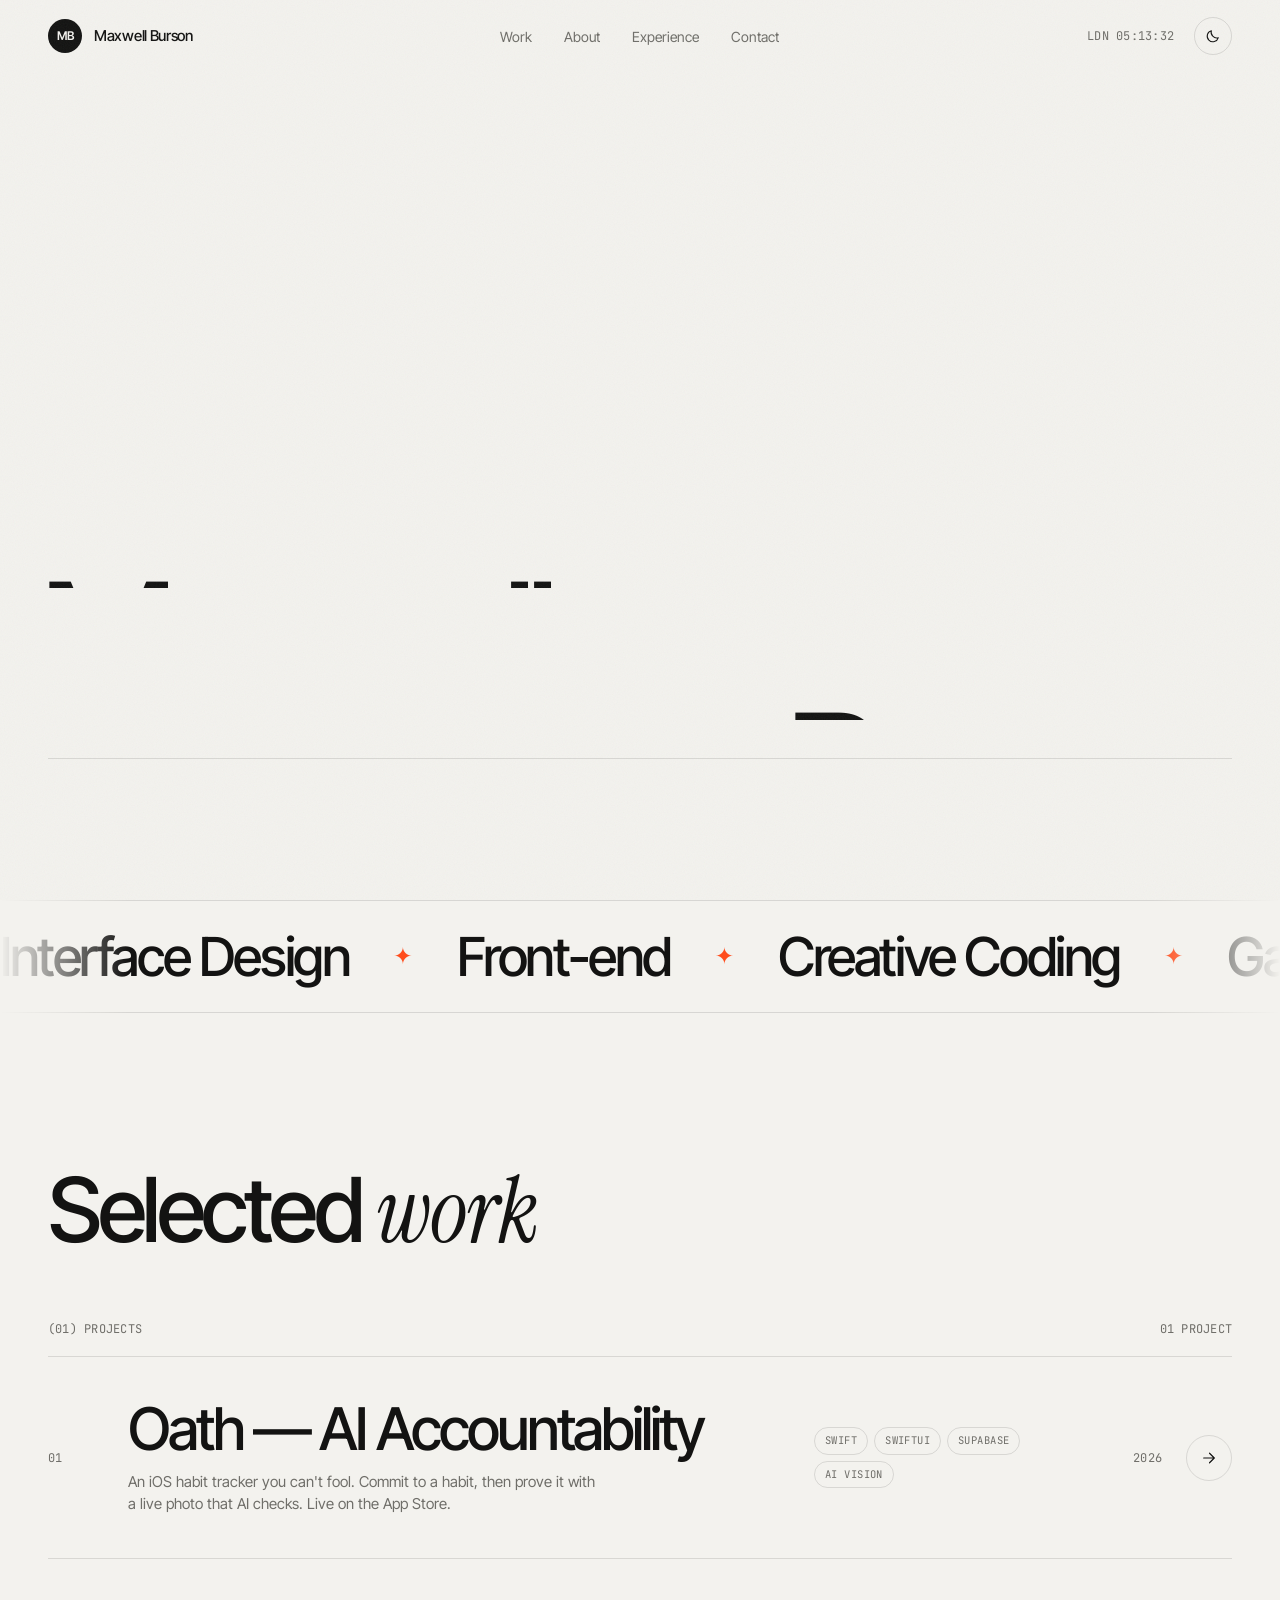
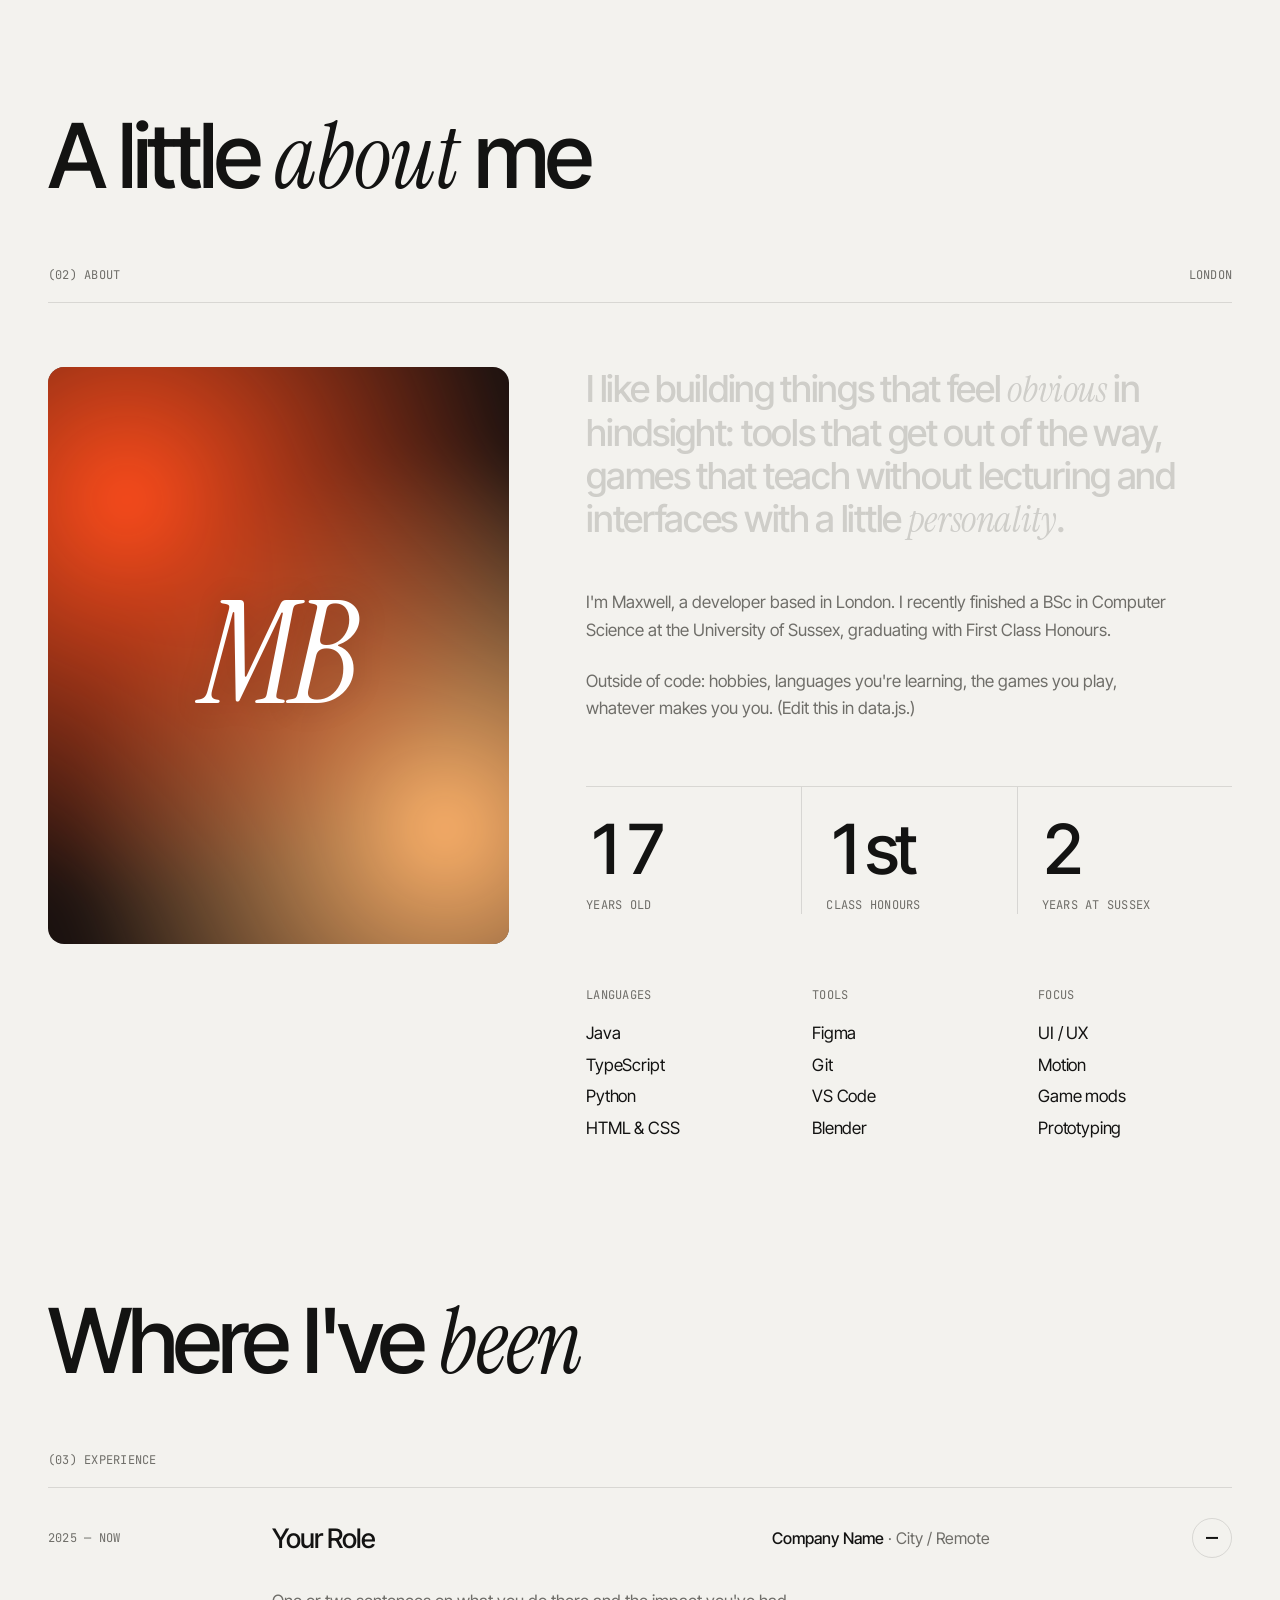
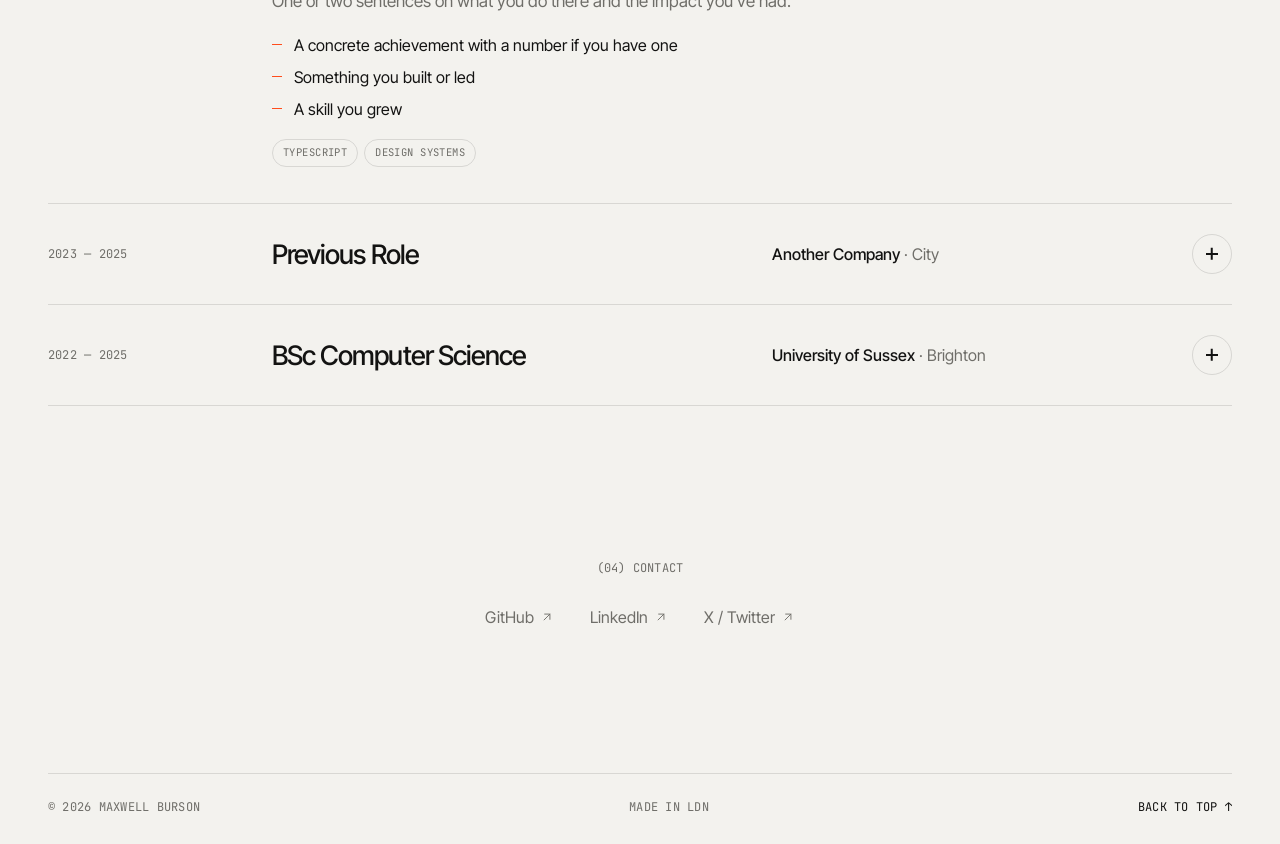
<file: index.html>
<!doctype html>
<html lang="en">
<head>
  <meta charset="utf-8">
  <meta name="viewport" content="width=device-width, initial-scale=1, viewport-fit=cover">
  <title>Portfolio</title>
  <meta name="description" content="Portfolio: projects, experience and contact.">
  <script>
    (function () {
      var t = null;
      try { t = localStorage.getItem('theme'); } catch (e) {}
      if (!t) t = window.matchMedia('(prefers-color-scheme: dark)').matches ? 'dark' : 'light';
      document.documentElement.dataset.theme = t;
    })();
  </script>
  <link rel="preconnect" href="https://fonts.googleapis.com">
  <link rel="preconnect" href="https://fonts.gstatic.com" crossorigin>
  <link href="https://fonts.googleapis.com/css2?family=Inter+Tight:wght@300;400;500;600&family=Instrument+Serif:ital@0;1&family=JetBrains+Mono:wght@400;500&display=swap" rel="stylesheet">
  <link rel="stylesheet" href="styles.css">
  <link rel="icon" href="data:image/svg+xml,%3Csvg xmlns='http://www.w3.org/2000/svg' viewBox='0 0 32 32'%3E%3Ccircle cx='16' cy='16' r='14' fill='%23ff4d1c'/%3E%3C/svg%3E">
</head>
<body class="is-loading">

  <!-- Preloader -->
  <div class="preloader" aria-hidden="true">
    <div class="preloader__top mono"><span data-bind="name"></span><span>Portfolio &copy;<span data-year></span></span></div>
    <div>
      <div class="preloader__bar"></div>
      <div class="preloader__count">000</div>
    </div>
  </div>

  <!-- Custom cursor -->
  <div class="cursor" aria-hidden="true"><div class="cursor__ring"><i></i></div><div class="cursor__dot"><i></i></div></div>
  <div class="cursor-label" aria-hidden="true"><div class="cursor-label__inner"><span class="cursor-label__text"></span></div></div>

  <div class="progress" aria-hidden="true"></div>
  <div class="grain" aria-hidden="true"></div>
  <div class="toast" role="status" aria-live="polite"></div>

  <!-- Header -->
  <header class="header">
    <div class="wrap header__inner">
      <a href="#top" class="logo" data-magnetic="0.25" aria-label="Back to top">
        <span class="logo__mark" data-bind="initials"></span>
        <span class="logo__name"><span class="roll"><span data-bind-roll="name"></span></span></span>
      </a>
      <nav class="nav" aria-label="Primary">
        <a href="#work"><span class="roll"><span data-text="Work">Work</span></span></a>
        <a href="#about"><span class="roll"><span data-text="About">About</span></span></a>
        <a href="#experience"><span class="roll"><span data-text="Experience">Experience</span></span></a>
        <a href="#contact"><span class="roll"><span data-text="Contact">Contact</span></span></a>
      </nav>
      <div class="header__right">
        <span class="clock mono"><span class="clock__place" data-bind="locationShort"></span> <span data-clock>--:--:--</span></span>
        <button class="theme-toggle" type="button" aria-label="Toggle colour theme" data-magnetic="0.4">
          <svg class="icon-sun" viewBox="0 0 24 24" width="16" height="16" fill="none" stroke="currentColor" stroke-width="1.6" stroke-linecap="round" aria-hidden="true"><circle cx="12" cy="12" r="4"/><path d="M12 2v2M12 20v2M4.9 4.9l1.4 1.4M17.7 17.7l1.4 1.4M2 12h2M20 12h2M4.9 19.1l1.4-1.4M17.7 6.3l1.4-1.4"/></svg>
          <svg class="icon-moon" viewBox="0 0 24 24" width="16" height="16" fill="none" stroke="currentColor" stroke-width="1.6" stroke-linecap="round" stroke-linejoin="round" aria-hidden="true"><path d="M20 14.5A8.5 8.5 0 0 1 9.5 4a8.5 8.5 0 1 0 10.5 10.5Z"/></svg>
        </button>
        <button class="menu-btn mono" type="button" aria-expanded="false" aria-controls="menu"><span data-menu-label>Menu</span><span class="menu-btn__icon" aria-hidden="true"></span></button>
      </div>
    </div>
  </header>

  <!-- Mobile menu -->
  <div class="menu" id="menu" aria-hidden="true" inert>
    <nav class="menu__nav" aria-label="Mobile">
      <a href="#work" style="--i:0"><span>Work</span></a>
      <a href="#about" style="--i:1"><span>About</span></a>
      <a href="#experience" style="--i:2"><span>Experience</span></a>
      <a href="#contact" style="--i:3"><span>Contact</span></a>
    </nav>
    <div class="menu__foot mono"><span data-bind="email"></span><span data-clock></span></div>
  </div>

  <main>
    <!-- Hero -->
    <section class="hero" id="top">
      <div class="wrap">
        <div class="hero__meta mono">
          <span class="fade-up" style="--d:.5s" data-bind="hero.kicker"></span>
          <span class="fade-up hide-sm" style="--d:.6s" data-bind="hero.course"></span>
          <span class="fade-up" style="--d:.7s"><span class="status"><span class="status__dot"></span><span data-bind="locationShort"></span><span data-clock></span></span></span>
        </div>
        <h1 class="hero__name" id="hero-name">
          <span class="hero__first" id="hero-first" aria-hidden="true"></span>
          <span class="hero__row2">
            <span class="hero__aside fade-up" style="--d:1s" id="hero-aside" aria-hidden="true"></span>
            <span class="hero__last" id="hero-last" aria-hidden="true"></span>
          </span>
        </h1>
        <div class="hero__bottom">
          <p class="hero__intro fade-up" style="--d:.8s" id="hero-intro"></p>
          <dl class="hero__facts fade-up" style="--d:.9s" id="hero-facts"></dl>
          <a href="#work" class="scroll-hint mono fade-up" style="--d:1s" data-magnetic="0.3">
            <span>Scroll</span><span class="scroll-hint__line" aria-hidden="true"></span>
          </a>
        </div>
      </div>
    </section>

    <div class="marquee" aria-label="Skills"></div>

    <!-- Work -->
    <section class="section" id="work">
      <div class="wrap">
        <h2 class="section__title" data-split><span class="line"><span class="line__inner">Selected <em>work</em></span></span></h2>
        <div class="section__head mono" data-reveal><span>(01) Projects</span><span id="work-count"></span></div>
        <ul class="work-list" id="work-list"></ul>
      </div>
    </section>

    <!-- About -->
    <section class="section" id="about">
      <div class="wrap">
        <h2 class="section__title" data-split><span class="line"><span class="line__inner">A little <em>about</em> me</span></span></h2>
        <div class="section__head mono" data-reveal><span>(02) About</span><span data-bind="location"></span></div>
        <div class="about__grid">
          <div class="about__side">
            <div class="portrait" id="portrait" data-reveal></div>
          </div>
          <div class="about__body">
            <p class="statement" id="statement"></p>
            <div id="about-paragraphs"></div>
            <div class="stats" id="stats"></div>
            <div class="skills" id="skills"></div>
          </div>
        </div>
      </div>
    </section>

    <!-- Experience -->
    <section class="section" id="experience">
      <div class="wrap">
        <h2 class="section__title" data-split><span class="line"><span class="line__inner">Where I've <em>been</em></span></span></h2>
        <div class="section__head mono" data-reveal><span>(03) Experience</span><span id="resume-link"></span></div>
        <ul class="xp" id="xp-list"></ul>
      </div>
    </section>

    <!-- Contact -->
    <section class="section" id="contact">
      <div class="wrap">
        <p class="mono contact__label" data-reveal>(04) Contact</p>
        <div class="socials" id="socials" data-reveal style="--d:.1s"></div>

        <footer class="footer mono">
          <span>&copy; <span data-year></span> <span data-bind="name"></span></span>
          <span class="hide-sm">Made in <span data-bind="locationShort"></span></span>
          <a href="#top" class="to-top"><span class="roll"><span data-text="Back to top ↑">Back to top ↑</span></span></a>
        </footer>
      </div>
    </section>
  </main>

  <!-- Floating project preview (desktop) -->
  <div class="preview" aria-hidden="true"><div class="preview__inner"><div class="preview__track"></div></div></div>

  <script src="data.js"></script>
  <script src="main.js"></script>
</body>
</html>
</file>
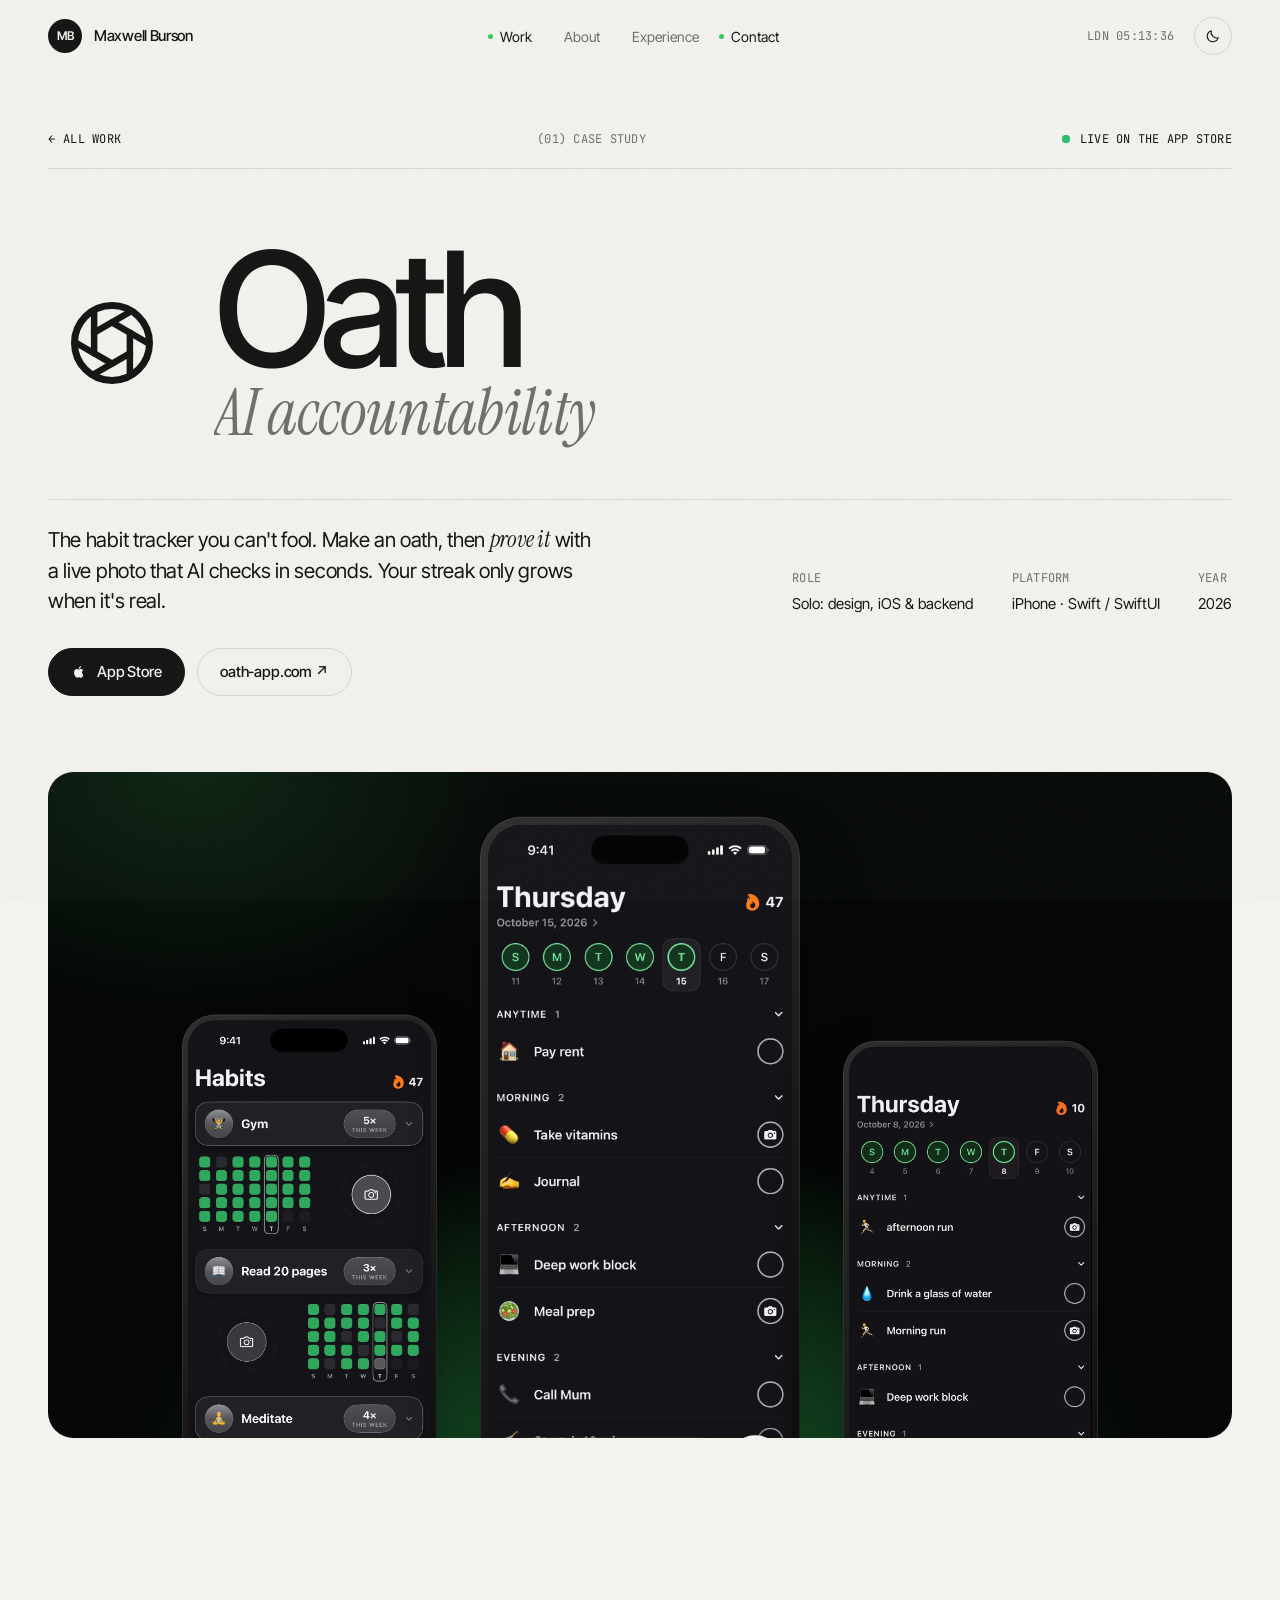
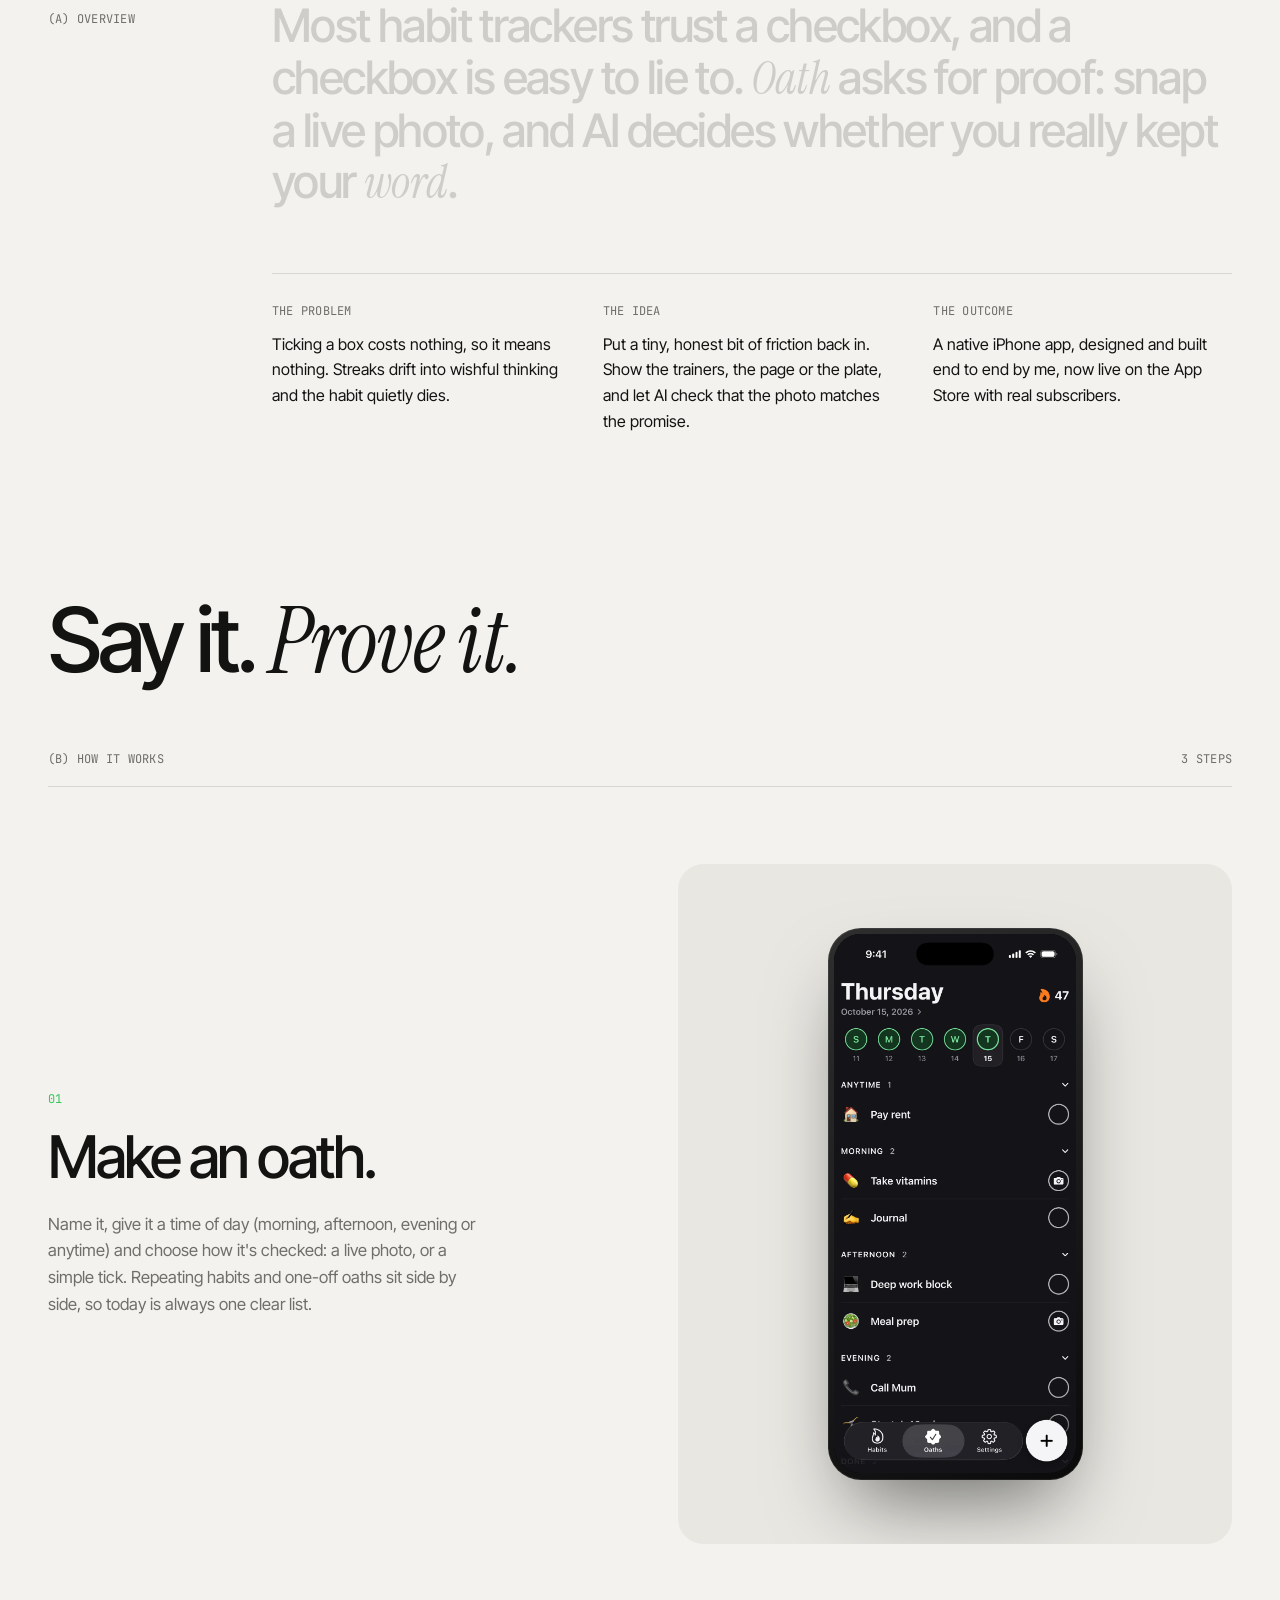
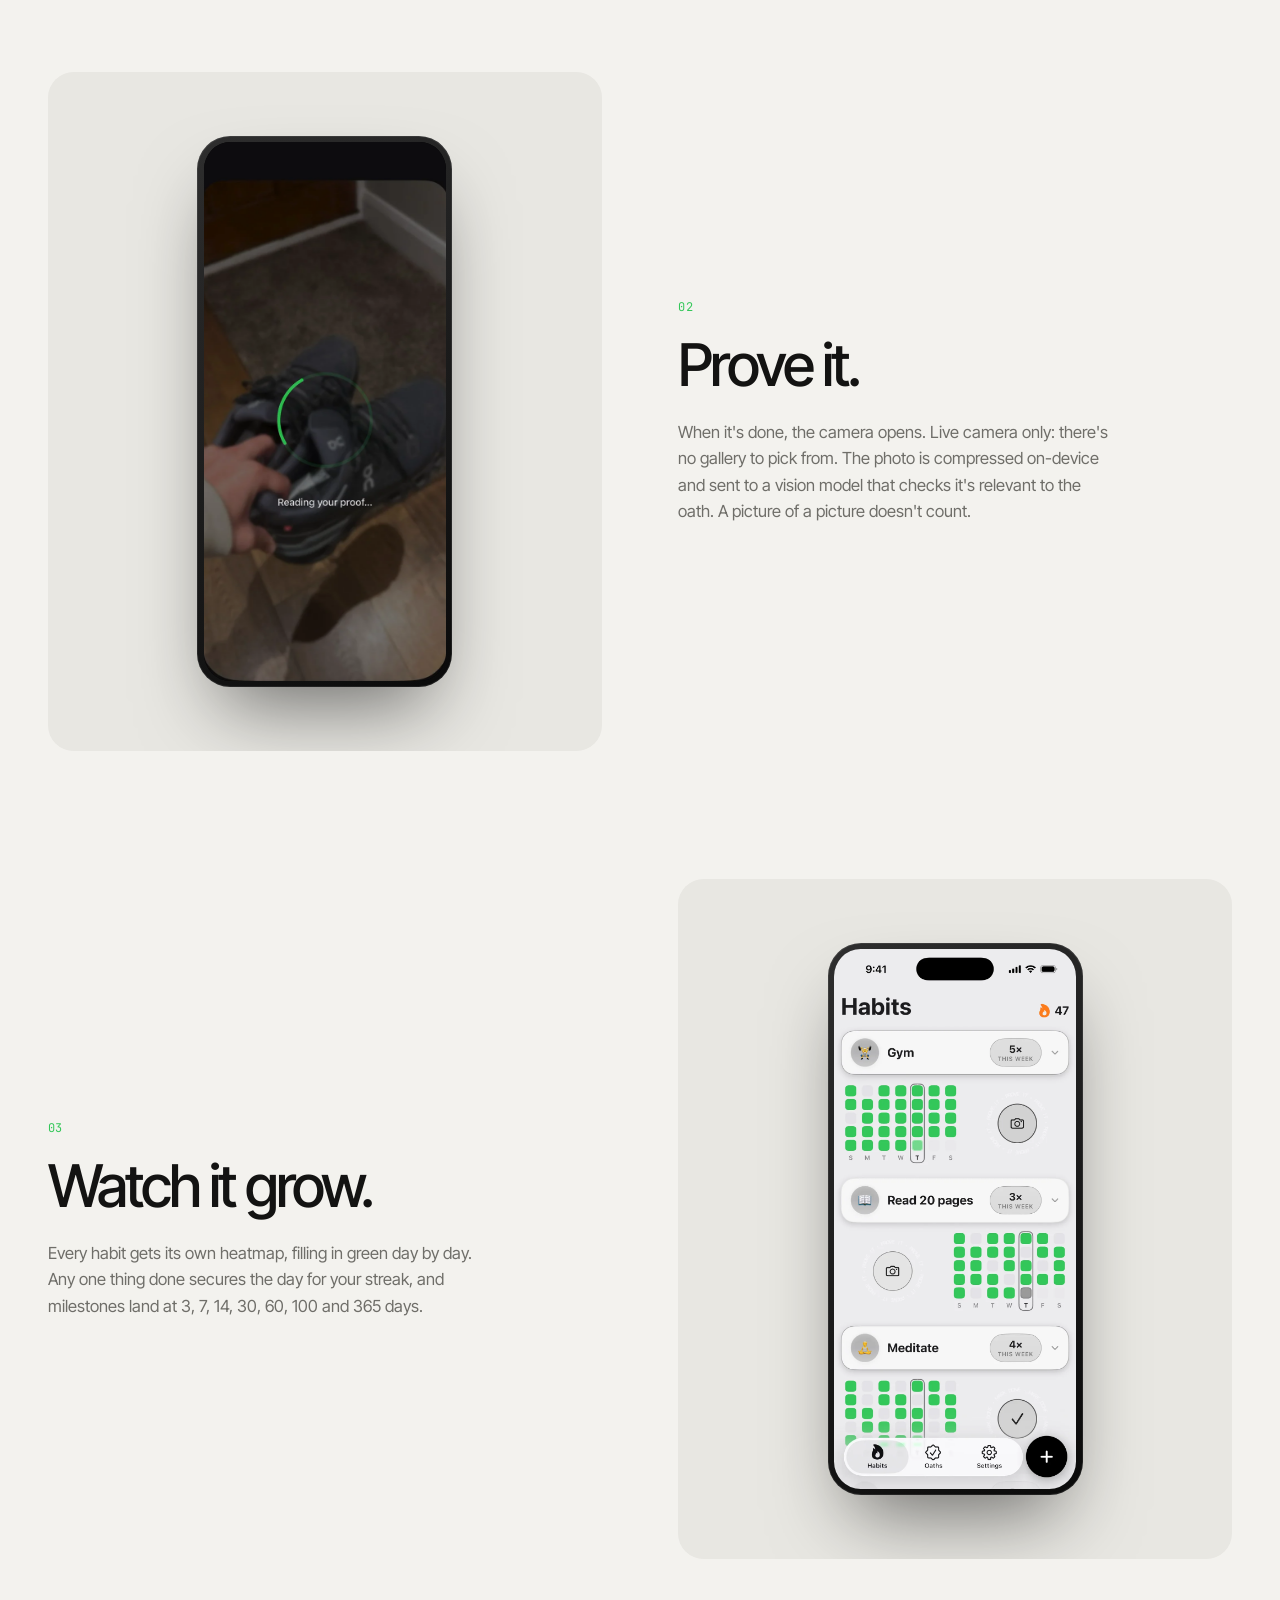
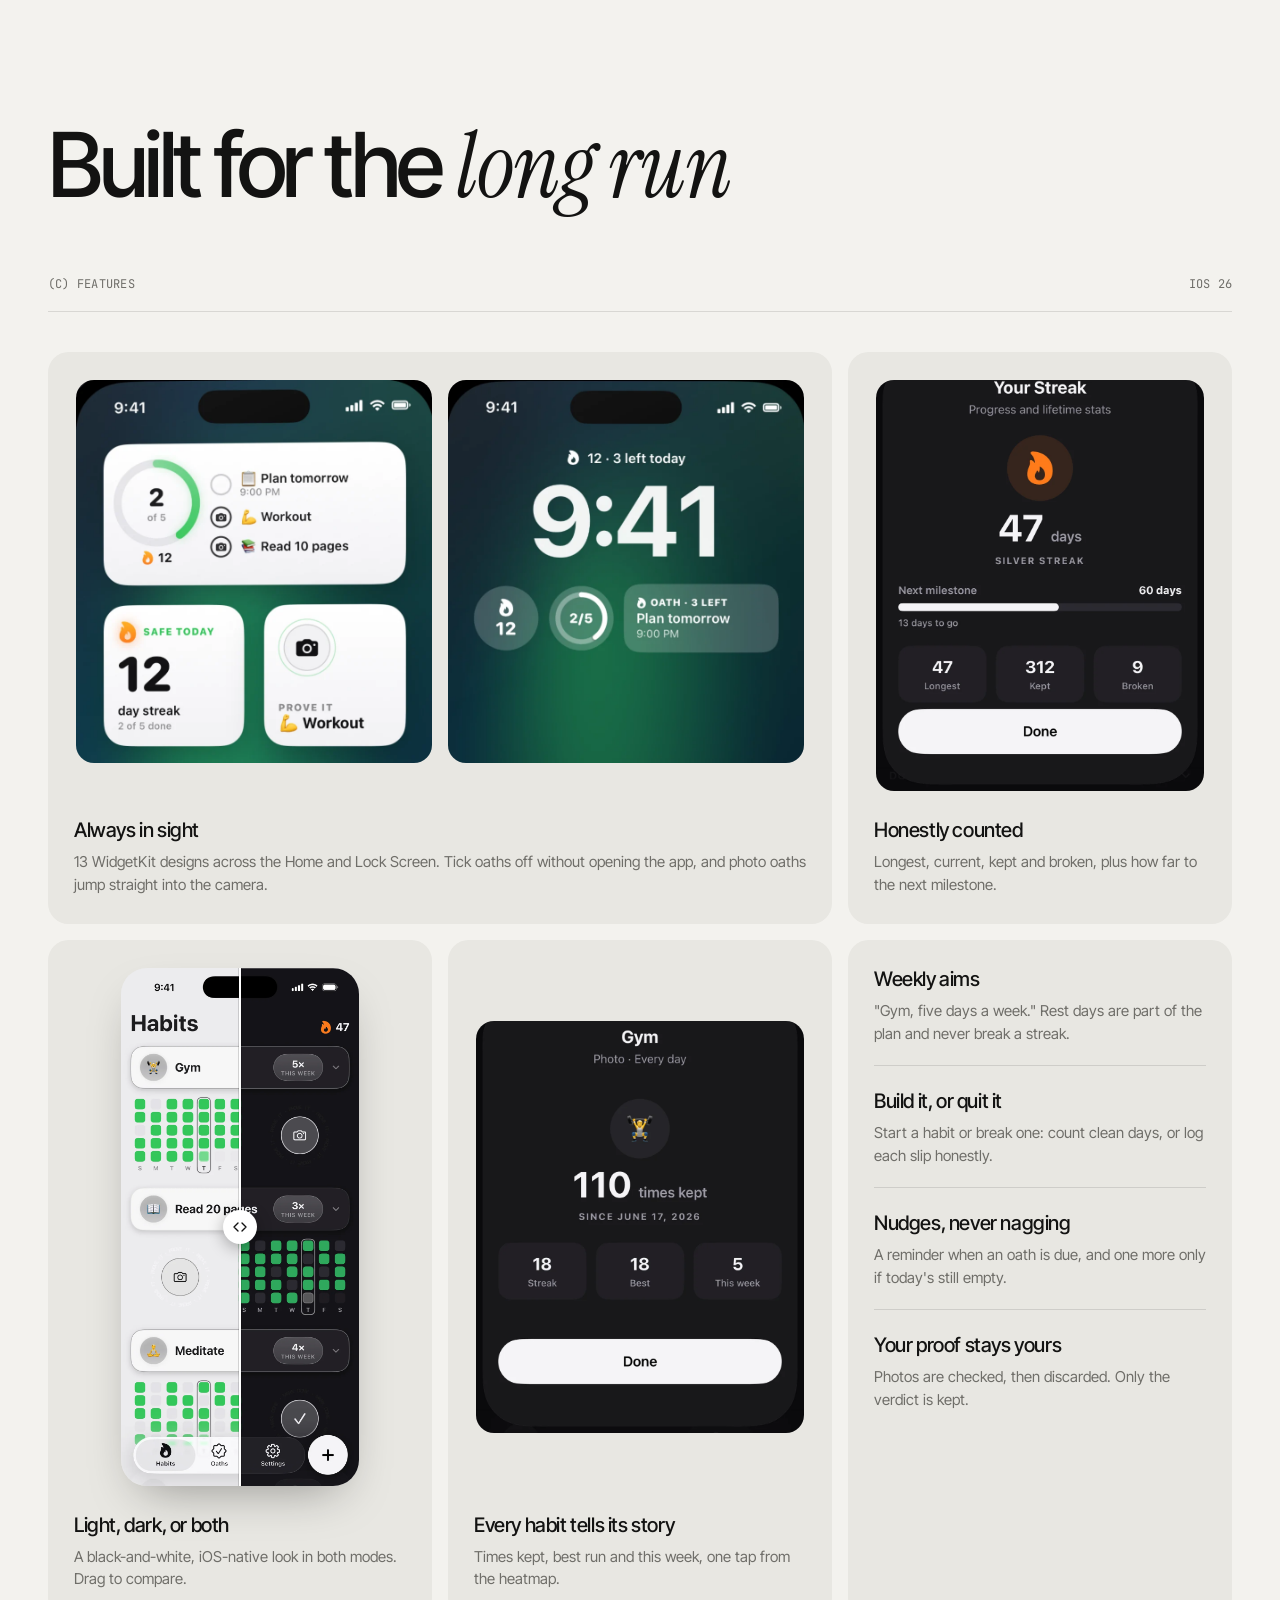
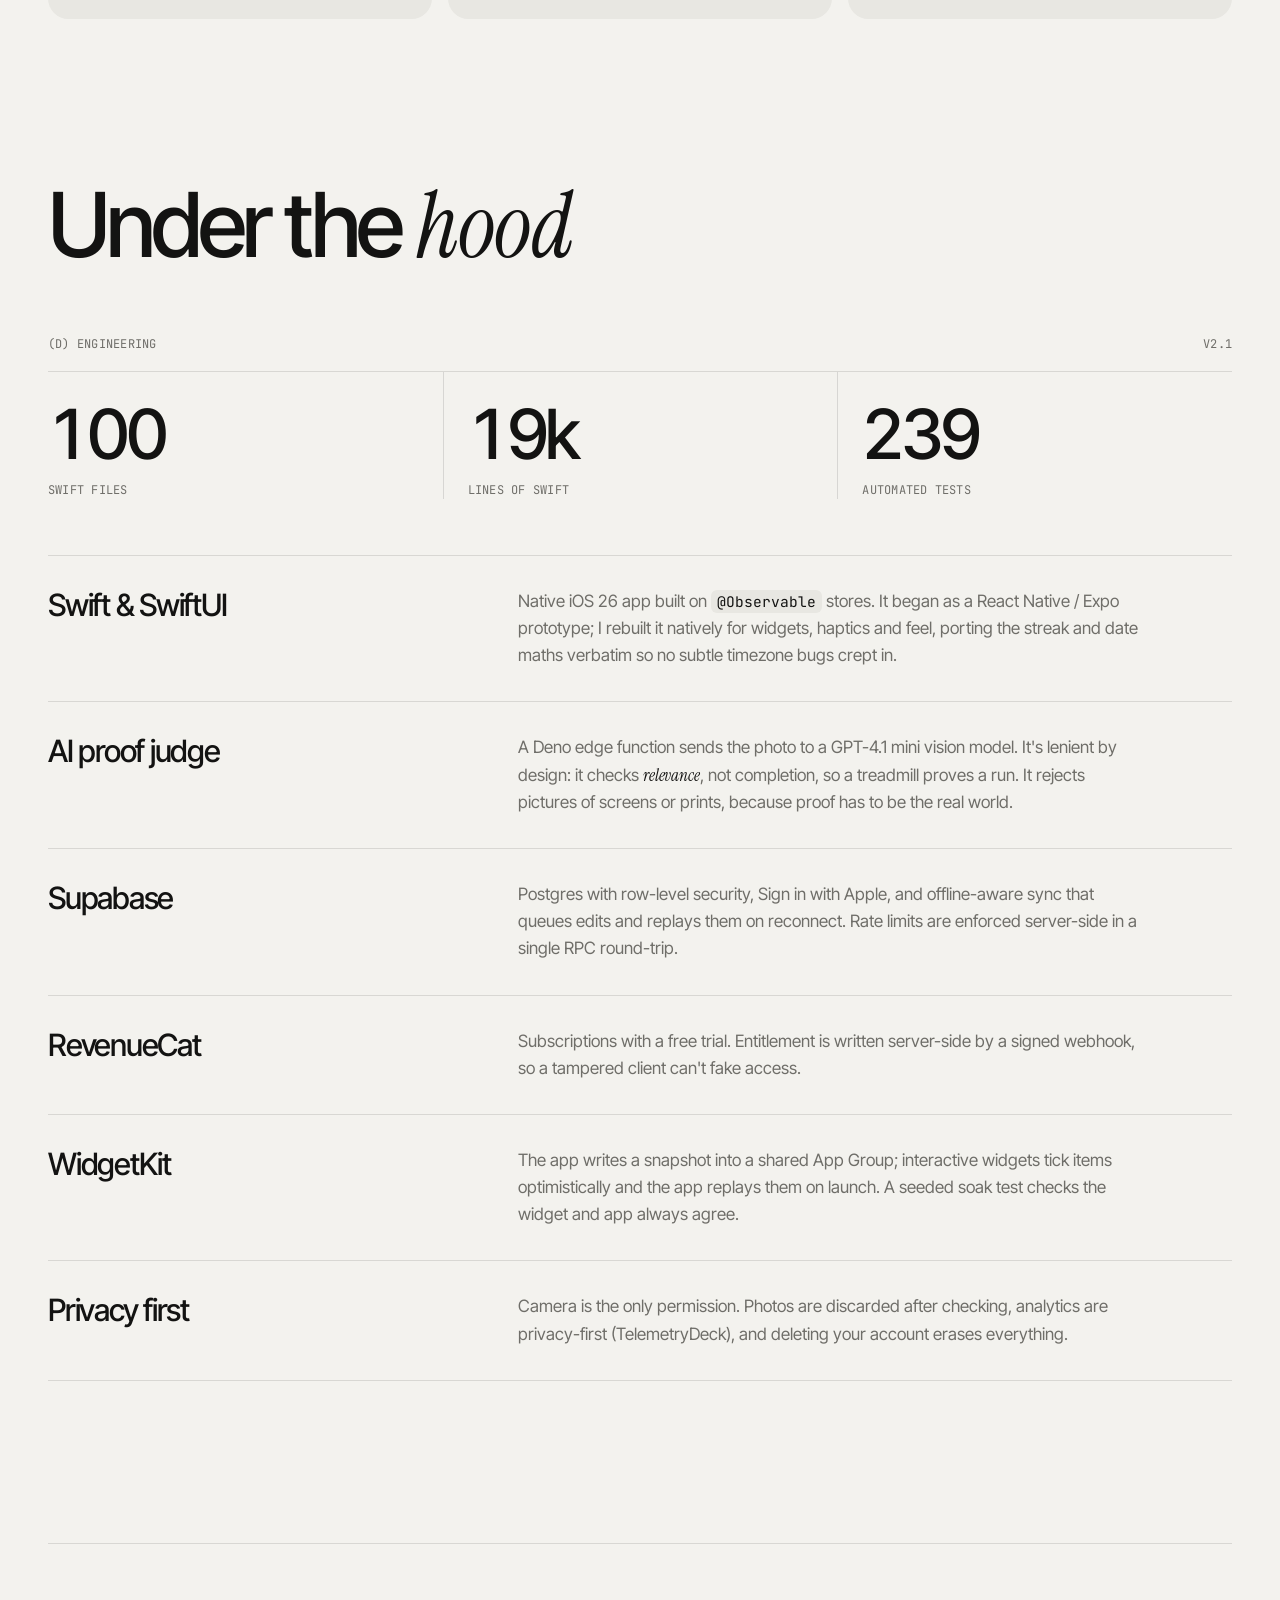
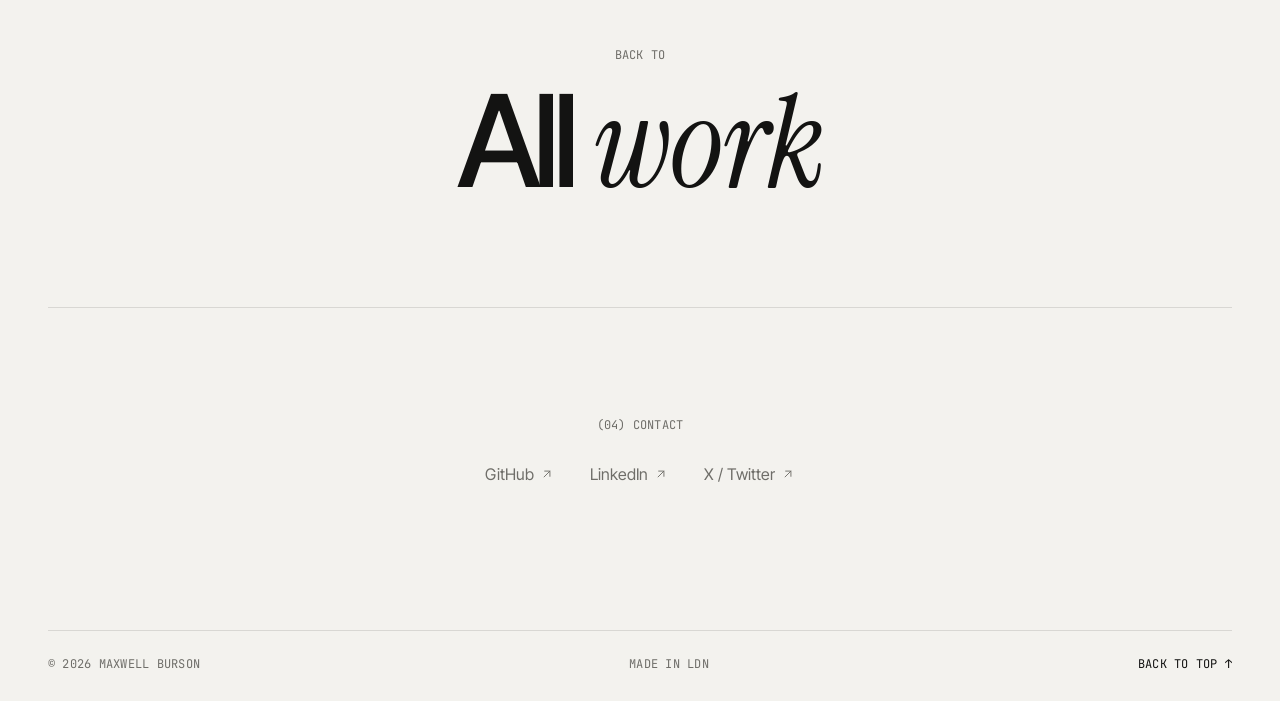
<file: oath/index.html>
<!doctype html>
<html lang="en">
<head>
  <meta charset="utf-8">
  <meta name="viewport" content="width=device-width, initial-scale=1, viewport-fit=cover">
  <title>Oath — AI Accountability · Maxwell Burson</title>
  <meta name="description" content="Oath is an iOS habit tracker you can't fool: commit to a habit, then prove it with a live photo that AI checks. Designed and built by Maxwell Burson.">
  <script>
    (function () {
      var t = null;
      try { t = localStorage.getItem('theme'); } catch (e) {}
      if (!t) t = window.matchMedia('(prefers-color-scheme: dark)').matches ? 'dark' : 'light';
      document.documentElement.dataset.theme = t;
    })();
  </script>
  <link rel="preconnect" href="https://fonts.googleapis.com">
  <link rel="preconnect" href="https://fonts.gstatic.com" crossorigin>
  <link href="https://fonts.googleapis.com/css2?family=Inter+Tight:wght@300;400;500;600&family=Instrument+Serif:ital@0;1&family=JetBrains+Mono:wght@400;500&display=swap" rel="stylesheet">
  <link rel="stylesheet" href="../styles.css">
  <link rel="icon" href="data:image/svg+xml,%3Csvg xmlns='http://www.w3.org/2000/svg' viewBox='0 0 32 32'%3E%3Ccircle cx='16' cy='16' r='14' fill='%23ff4d1c'/%3E%3C/svg%3E">
</head>
<body class="is-loading case-page">

  <div class="cursor" aria-hidden="true"><div class="cursor__ring"><i></i></div><div class="cursor__dot"><i></i></div></div>
  <div class="cursor-label" aria-hidden="true"><div class="cursor-label__inner"><span class="cursor-label__text"></span></div></div>
  <div class="progress" aria-hidden="true"></div>
  <div class="grain" aria-hidden="true"></div>
  <div class="toast" role="status" aria-live="polite"></div>

  <!-- Header -->
  <header class="header">
    <div class="wrap header__inner">
      <a href="../" class="logo" data-magnetic="0.25" aria-label="Home">
        <span class="logo__mark" data-bind="initials"></span>
        <span class="logo__name"><span class="roll"><span data-bind-roll="name"></span></span></span>
      </a>
      <nav class="nav" aria-label="Primary">
        <a href="../#work" aria-current="true"><span class="roll"><span data-text="Work">Work</span></span></a>
        <a href="../#about"><span class="roll"><span data-text="About">About</span></span></a>
        <a href="../#experience"><span class="roll"><span data-text="Experience">Experience</span></span></a>
        <a href="#contact"><span class="roll"><span data-text="Contact">Contact</span></span></a>
      </nav>
      <div class="header__right">
        <span class="clock mono"><span class="clock__place" data-bind="locationShort"></span> <span data-clock>--:--:--</span></span>
        <button class="theme-toggle" type="button" aria-label="Toggle colour theme" data-magnetic="0.4">
          <svg class="icon-sun" viewBox="0 0 24 24" width="16" height="16" fill="none" stroke="currentColor" stroke-width="1.6" stroke-linecap="round" aria-hidden="true"><circle cx="12" cy="12" r="4"/><path d="M12 2v2M12 20v2M4.9 4.9l1.4 1.4M17.7 17.7l1.4 1.4M2 12h2M20 12h2M4.9 19.1l1.4-1.4M17.7 6.3l1.4-1.4"/></svg>
          <svg class="icon-moon" viewBox="0 0 24 24" width="16" height="16" fill="none" stroke="currentColor" stroke-width="1.6" stroke-linecap="round" stroke-linejoin="round" aria-hidden="true"><path d="M20 14.5A8.5 8.5 0 0 1 9.5 4a8.5 8.5 0 1 0 10.5 10.5Z"/></svg>
        </button>
        <button class="menu-btn mono" type="button" aria-expanded="false" aria-controls="menu"><span data-menu-label>Menu</span><span class="menu-btn__icon" aria-hidden="true"></span></button>
      </div>
    </div>
  </header>

  <div class="menu" id="menu" aria-hidden="true" inert>
    <nav class="menu__nav" aria-label="Mobile">
      <a href="../#work" style="--i:0"><span>Work</span></a>
      <a href="../#about" style="--i:1"><span>About</span></a>
      <a href="../#experience" style="--i:2"><span>Experience</span></a>
      <a href="#contact" style="--i:3"><span>Contact</span></a>
    </nav>
    <div class="menu__foot mono"><span data-bind="locationShort"></span><span data-clock></span></div>
  </div>

  <main>
    <!-- Hero -->
    <section class="case-hero">
      <div class="wrap">
        <div class="case-hero__top mono">
          <a href="../#work" class="back fade-up" style="--d:.1s"><span aria-hidden="true">←</span> <span class="roll"><span data-text="All work">All work</span></span></a>
          <span class="fade-up hide-sm" style="--d:.2s">(01) Case study</span>
          <span class="fade-up" style="--d:.3s"><span class="status"><span class="status__dot"></span>Live on the App Store</span></span>
        </div>

        <div class="case-hero__title">
          <svg class="case-hero__mark fade-up" style="--d:.15s" viewBox="0 0 1024 1024" aria-hidden="true">
            <g fill="none" stroke="currentColor" stroke-linecap="round">
              <circle cx="512" cy="512" r="300" stroke-width="56"/>
              <g stroke-width="52"><path d="M798 512 512 346.9"/><path d="M655 264.3 369 429.4"/><path d="M369 264.3v330.3"/><path d="M226 512l286 165.1"/><path d="M369 759.7l286-165.1"/><path d="M655 759.7V429.4"/></g>
            </g>
          </svg>
          <h1 class="case-title">
            <span class="line"><span class="line__inner" style="--i:1">Oath</span></span>
            <span class="line"><span class="line__inner case-title__sub" style="--i:2"><em>AI accountability</em></span></span>
          </h1>
        </div>

        <div class="case-hero__bottom">
          <p class="case-lede fade-up" style="--d:.6s">The habit tracker you can't fool. Make an oath, then <em>prove it</em> with a live photo that AI checks in seconds. Your streak only grows when it's real.</p>
          <dl class="case-meta fade-up" style="--d:.7s">
            <div><dt class="mono">Role</dt><dd>Solo: design, iOS &amp; backend</dd></div>
            <div><dt class="mono">Platform</dt><dd>iPhone · Swift / SwiftUI</dd></div>
            <div><dt class="mono">Year</dt><dd>2026</dd></div>
          </dl>
          <div class="case-links fade-up" style="--d:.8s">
            <a class="pill pill--solid" href="https://apps.apple.com/us/app/oath-ai-accountability/id6761296911" target="_blank" rel="noopener" data-magnetic="0.25" data-cursor-label="Open">
              <svg viewBox="0 0 24 24" width="16" height="16" fill="currentColor" aria-hidden="true"><path d="M16.37 12.6c-.02-2.2 1.8-3.26 1.88-3.31-1.03-1.5-2.62-1.7-3.18-1.73-1.35-.14-2.64.8-3.33.8-.69 0-1.74-.78-2.87-.76-1.47.02-2.83.86-3.59 2.18-1.53 2.66-.39 6.6 1.1 8.75.73 1.05 1.6 2.24 2.73 2.2 1.1-.05 1.51-.71 2.84-.71 1.32 0 1.7.71 2.86.69 1.18-.02 1.93-1.07 2.65-2.13.84-1.22 1.18-2.4 1.2-2.46-.03-.01-2.3-.88-2.32-3.5ZM14.2 6.13c.6-.73 1.01-1.75.9-2.76-.87.04-1.92.58-2.54 1.31-.56.65-1.05 1.68-.92 2.67.97.08 1.96-.49 2.56-1.22Z"/></svg>
              App Store
            </a>
            <a class="pill" href="https://www.oath-app.com" target="_blank" rel="noopener" data-magnetic="0.25" data-cursor-label="Visit">oath-app.com ↗</a>
          </div>
        </div>
      </div>
    </section>

    <!-- Hero stage: three phones -->
    <section class="wrap">
      <div class="stage" data-reveal>
        <div class="stage__glow" aria-hidden="true"></div>
        <div class="stage__phones">
          <div class="phone phone--side" data-parallax="0.08"><img src="media/habits-dark.webp" alt="Habits screen with weekly heatmaps for Gym, Reading and Meditation" loading="lazy"></div>
          <div class="phone phone--main" data-parallax="-0.04"><img src="media/oaths-dark.webp" alt="Oaths screen: today's oaths grouped into Anytime, Morning, Afternoon and Evening" loading="eager"></div>
          <div class="phone phone--side" data-parallax="0.12">
            <video src="media/proof.mp4" poster="media/proof-poster.webp" autoplay muted loop playsinline aria-label="Proving an oath with the camera and AI check"></video>
          </div>
        </div>
      </div>
    </section>

    <!-- Overview -->
    <section class="section case-section">
      <div class="wrap case-grid">
        <p class="mono case-label" data-reveal>(A) Overview</p>
        <div>
          <p class="statement" data-words>Most habit trackers trust a checkbox, and a checkbox is easy to lie to. *Oath* asks for proof: snap a live photo, and AI decides whether you really kept your *word*.</p>
          <div class="case-cols">
            <div data-reveal>
              <h3 class="mono">The problem</h3>
              <p>Ticking a box costs nothing, so it means nothing. Streaks drift into wishful thinking and the habit quietly dies.</p>
            </div>
            <div data-reveal style="--d:.08s">
              <h3 class="mono">The idea</h3>
              <p>Put a tiny, honest bit of friction back in. Show the trainers, the page or the plate, and let AI check that the photo matches the promise.</p>
            </div>
            <div data-reveal style="--d:.16s">
              <h3 class="mono">The outcome</h3>
              <p>A native iPhone app, designed and built end to end by me, now live on the App Store with real subscribers.</p>
            </div>
          </div>
        </div>
      </div>
    </section>

    <!-- How it works -->
    <section class="section case-section">
      <div class="wrap">
        <h2 class="section__title" data-split><span class="line"><span class="line__inner">Say it. <em>Prove it.</em></span></span></h2>
        <div class="section__head mono" data-reveal><span>(B) How it works</span><span>3 steps</span></div>

        <div class="steps">
          <article class="step">
            <div class="step__text" data-reveal>
              <span class="step__num mono">01</span>
              <h3>Make an oath.</h3>
              <p>Name it, give it a time of day (morning, afternoon, evening or anytime) and choose how it's checked: a live photo, or a simple tick. Repeating habits and one-off oaths sit side by side, so today is always one clear list.</p>
            </div>
            <div class="step__media" data-reveal style="--d:.1s">
              <div class="phone"><img src="media/oaths-dark.webp" alt="The Oaths list for Thursday" loading="lazy"></div>
            </div>
          </article>

          <article class="step step--flip">
            <div class="step__text" data-reveal>
              <span class="step__num mono">02</span>
              <h3>Prove it.</h3>
              <p>When it's done, the camera opens. Live camera only: there's no gallery to pick from. The photo is compressed on-device and sent to a vision model that checks it's relevant to the oath. A picture of a picture doesn't count.</p>
            </div>
            <div class="step__media" data-reveal style="--d:.1s">
              <div class="phone"><img src="media/proof-reading.webp" alt="The AI reading a photo of running shoes as proof" loading="lazy"></div>
            </div>
          </article>

          <article class="step">
            <div class="step__text" data-reveal>
              <span class="step__num mono">03</span>
              <h3>Watch it grow.</h3>
              <p>Every habit gets its own heatmap, filling in green day by day. Any one thing done secures the day for your streak, and milestones land at 3, 7, 14, 30, 60, 100 and 365 days.</p>
            </div>
            <div class="step__media" data-reveal style="--d:.1s">
              <div class="phone"><img src="media/habits.webp" alt="Habits screen with green heatmaps" loading="lazy"></div>
            </div>
          </article>
        </div>
      </div>
    </section>

    <!-- Feature bento -->
    <section class="section case-section">
      <div class="wrap">
        <h2 class="section__title" data-split><span class="line"><span class="line__inner">Built for the <em>long run</em></span></span></h2>
        <div class="section__head mono" data-reveal><span>(C) Features</span><span>iOS 26</span></div>

        <div class="bento">
          <figure class="tile tile--wide" data-reveal>
            <div class="tile__media tile__media--widgets">
              <img src="media/widgets-home.webp" alt="Home Screen widgets showing progress, streak and a Prove It shortcut" loading="lazy">
              <img src="media/widgets-lock.webp" alt="Lock Screen widgets showing the streak and what's left today" loading="lazy">
            </div>
            <figcaption><h3>Always in sight</h3><p>13 WidgetKit designs across the Home and Lock Screen. Tick oaths off without opening the app, and photo oaths jump straight into the camera.</p></figcaption>
          </figure>

          <figure class="tile" data-reveal style="--d:.08s">
            <div class="tile__media"><img src="media/streak-sheet.webp" alt="Streak sheet: 47 days, next milestone at 60" loading="lazy"></div>
            <figcaption><h3>Honestly counted</h3><p>Longest, current, kept and broken, plus how far to the next milestone.</p></figcaption>
          </figure>

          <figure class="tile" data-reveal>
            <div class="compare" style="--pos:50%">
              <img src="media/habits.webp" alt="Habits in light mode" loading="lazy">
              <img class="compare__top" src="media/habits-dark.webp" alt="Habits in dark mode" loading="lazy">
              <span class="compare__handle" aria-hidden="true"></span>
              <input type="range" min="0" max="100" value="50" aria-label="Compare light and dark mode" data-cursor-label="Drag">
            </div>
            <figcaption><h3>Light, dark, or both</h3><p>A black-and-white, iOS-native look in both modes. Drag to compare.</p></figcaption>
          </figure>

          <figure class="tile" data-reveal style="--d:.08s">
            <div class="tile__media"><img src="media/detail-sheet.webp" alt="Habit stats sheet" loading="lazy"></div>
            <figcaption><h3>Every habit tells its story</h3><p>Times kept, best run and this week, one tap from the heatmap.</p></figcaption>
          </figure>

          <div class="tile tile--list" data-reveal style="--d:.16s">
            <ul class="mini">
              <li><h3>Weekly aims</h3><p>"Gym, five days a week." Rest days are part of the plan and never break a streak.</p></li>
              <li><h3>Build it, or quit it</h3><p>Start a habit or break one: count clean days, or log each slip honestly.</p></li>
              <li><h3>Nudges, never nagging</h3><p>A reminder when an oath is due, and one more only if today's still empty.</p></li>
              <li><h3>Your proof stays yours</h3><p>Photos are checked, then discarded. Only the verdict is kept.</p></li>
            </ul>
          </div>
        </div>
      </div>
    </section>

    <!-- Engineering -->
    <section class="section case-section">
      <div class="wrap">
        <h2 class="section__title" data-split><span class="line"><span class="line__inner">Under the <em>hood</em></span></span></h2>
        <div class="section__head mono" data-reveal><span>(D) Engineering</span><span>v2.1</span></div>

        <div class="stats case-stats">
          <div class="stat" data-reveal><span class="stat__value" data-count="111">0</span><span class="stat__label mono">Swift files</span></div>
          <div class="stat" data-reveal style="--d:.08s"><span class="stat__value" data-count="21" data-suffix="k">0k</span><span class="stat__label mono">Lines of Swift</span></div>
          <div class="stat" data-reveal style="--d:.16s"><span class="stat__value" data-count="264">0</span><span class="stat__label mono">Automated tests</span></div>
        </div>

        <ul class="stack">
          <li class="stack__row" data-reveal>
            <span class="stack__name">Swift &amp; SwiftUI</span>
            <p>Native iOS 26 app built on <code>@Observable</code> stores. It began as a React Native / Expo prototype; I rebuilt it natively for widgets, haptics and feel, porting the streak and date maths verbatim so no subtle timezone bugs crept in.</p>
          </li>
          <li class="stack__row" data-reveal>
            <span class="stack__name">AI proof judge</span>
            <p>A Deno edge function sends the photo to a GPT-4.1 mini vision model. It's lenient by design: it checks <em>relevance</em>, not completion, so a treadmill proves a run. It rejects pictures of screens or prints, because proof has to be the real world.</p>
          </li>
          <li class="stack__row" data-reveal>
            <span class="stack__name">Supabase</span>
            <p>Postgres with row-level security, Sign in with Apple, and offline-aware sync that queues edits and replays them on reconnect. Rate limits are enforced server-side in a single RPC round-trip.</p>
          </li>
          <li class="stack__row" data-reveal>
            <span class="stack__name">RevenueCat</span>
            <p>Subscriptions with a free trial. Entitlement is written server-side by a signed webhook, so a tampered client can't fake access.</p>
          </li>
          <li class="stack__row" data-reveal>
            <span class="stack__name">WidgetKit</span>
            <p>The app writes a snapshot into a shared App Group; interactive widgets tick items optimistically and the app replays them on launch. A seeded soak test checks the widget and app always agree.</p>
          </li>
          <li class="stack__row" data-reveal>
            <span class="stack__name">Privacy first</span>
            <p>Camera is the only permission. Photos are discarded after checking, analytics are privacy-first (TelemetryDeck), and deleting your account erases everything.</p>
          </li>
        </ul>
      </div>
    </section>

    <!-- Next -->
    <section class="section case-section" id="contact">
      <div class="wrap">
        <a href="../#work" class="next" data-cursor-label="Back">
          <span class="mono next__label">Back to</span>
          <span class="next__title">All <em>work</em></span>
        </a>

        <div class="case-contact">
          <p class="mono contact__label">(04) Contact</p>
          <div class="socials" id="socials"></div>
        </div>

        <footer class="footer mono">
          <span>&copy; <span data-year></span> <span data-bind="name"></span></span>
          <span class="hide-sm">Made in <span data-bind="locationShort"></span></span>
          <a href="#" class="to-top"><span class="roll"><span data-text="Back to top ↑">Back to top ↑</span></span></a>
        </footer>
      </div>
    </section>
  </main>

  <script src="../data.js"></script>
  <script src="../main.js"></script>
</body>
</html>
</file>
<file: styles.css>
/* ───────────── Tokens ───────────── */
:root {
  --bg: #f3f2ee;
  --bg-2: #e8e7e2;
  --fg: #131312;
  --muted: #6f6e69;
  --line: rgba(19, 19, 18, 0.12);
  --accent: #ff4d1c;

  --font-sans: "Inter Tight", system-ui, -apple-system, "Segoe UI", sans-serif;
  --font-serif: "Instrument Serif", Georgia, serif;
  --font-mono: "JetBrains Mono", ui-monospace, Consolas, monospace;

  --ease-out: cubic-bezier(0.16, 1, 0.3, 1);
  --ease-io: cubic-bezier(0.76, 0, 0.24, 1);

  --gutter: clamp(16px, 4vw, 48px);
  --max: 1920px;
  color-scheme: light;
}
@media (prefers-color-scheme: dark) {
  :root:not([data-theme="light"]) {
    --bg: #0d0d0c; --bg-2: #171716; --fg: #ecebe6; --muted: #8b8a85;
    --line: rgba(236, 235, 230, 0.12); color-scheme: dark;
  }
}
:root[data-theme="dark"] {
  --bg: #0d0d0c; --bg-2: #171716; --fg: #ecebe6; --muted: #8b8a85;
  --line: rgba(236, 235, 230, 0.12); color-scheme: dark;
}

/* ───────────── Base ───────────── */
*, *::before, *::after { box-sizing: border-box; margin: 0; padding: 0; }
html { scroll-behavior: smooth; -webkit-text-size-adjust: 100%; }
body {
  background: var(--bg);
  color: var(--fg);
  font-family: var(--font-sans);
  font-size: 16px;
  line-height: 1.5;
  -webkit-font-smoothing: antialiased;
  -moz-osx-font-smoothing: grayscale;
  text-rendering: optimizeLegibility;
  overflow-x: hidden;
}
body.is-loading { overflow: hidden; }
::selection { background: var(--accent); color: #fff; }
a { color: inherit; text-decoration: none; }
button { font: inherit; color: inherit; background: none; border: 0; cursor: pointer; }
img { display: block; max-width: 100%; }
ul { list-style: none; }
em { font-family: var(--font-serif); font-style: italic; font-weight: 400; letter-spacing: -0.01em; }
:focus-visible { outline: 2px solid var(--accent); outline-offset: 4px; border-radius: 4px; }
section[id] { scroll-margin-top: 40px; }

.wrap { width: 100%; max-width: var(--max); margin: 0 auto; padding: 0 var(--gutter); }
.mono { font-family: var(--font-mono); font-size: 12px; font-weight: 400; letter-spacing: 0.02em; text-transform: uppercase; }

/* Theme switch via View Transitions */
.theme-vt::view-transition-old(root), .theme-vt::view-transition-new(root) { animation: none; mix-blend-mode: normal; }
/* Smooth cross-fade between pages (Chrome/Edge/Safari; others just navigate) */
@view-transition { navigation: auto; }

/* Rolling text hover */
.roll { position: relative; display: inline-block; overflow: hidden; vertical-align: top; }
.roll > span { position: relative; display: inline-block; transition: transform 0.6s var(--ease-out); }
.roll > span::after { content: attr(data-text); position: absolute; left: 0; top: 100%; }
a:hover .roll > span, button:hover .roll > span { transform: translateY(-100%); }

/* Grain */
.grain {
  position: fixed; inset: 0; z-index: 9000; pointer-events: none; opacity: 0.05;
  background-image: url("data:image/svg+xml,%3Csvg xmlns='http://www.w3.org/2000/svg' width='160' height='160'%3E%3Cfilter id='n'%3E%3CfeTurbulence type='fractalNoise' baseFrequency='0.9' numOctaves='3' stitchTiles='stitch'/%3E%3C/filter%3E%3Crect width='100%25' height='100%25' filter='url(%23n)'/%3E%3C/svg%3E");
}

/* Scroll progress */
.progress {
  position: fixed; top: 0; left: 0; right: 0; height: 2px; z-index: 200;
  background: var(--accent); transform-origin: left; transform: scaleX(0);
}

/* ───────────── Cursor ───────────── */
html.has-cursor, html.has-cursor * { cursor: none !important; }
html:not(.has-cursor) .cursor, html:not(.has-cursor) .cursor-label { display: none; }
.cursor {
  position: fixed; top: 0; left: 0; z-index: 10000; pointer-events: none;
  mix-blend-mode: difference; opacity: 0; transition: opacity 0.3s;
}
.cursor.is-visible { opacity: 1; }
.cursor__dot, .cursor__ring { position: fixed; top: 0; left: 0; will-change: transform; }
.cursor__dot i {
  display: block; width: 6px; height: 6px; margin: -3px 0 0 -3px; border-radius: 50%;
  background: #fff; transition: transform 0.35s var(--ease-out);
}
.cursor__ring i {
  display: block; width: 38px; height: 38px; margin: -19px 0 0 -19px; border-radius: 50%;
  border: 1px solid rgba(255, 255, 255, 0.9);
  transition: transform 0.55s var(--ease-out), background-color 0.35s, opacity 0.3s;
}
.cursor.is-hover .cursor__ring i { transform: scale(1.65); background: #fff; }
.cursor.is-hover .cursor__dot i { transform: scale(0); }
.cursor.is-down .cursor__ring i { transform: scale(0.8); }
.cursor.is-hover.is-down .cursor__ring i { transform: scale(1.35); }
.cursor.is-label .cursor__ring i, .cursor.is-label .cursor__dot i { transform: scale(0); opacity: 0; }

.cursor-label { position: fixed; top: 0; left: 0; z-index: 10001; pointer-events: none; will-change: transform; }
.cursor-label__inner {
  display: grid; place-items: center; width: 92px; height: 92px; margin: -46px 0 0 -46px;
  border-radius: 50%; background: var(--accent); color: #fff;
  font-family: var(--font-mono); font-size: 12px; letter-spacing: 0.04em; text-transform: uppercase;
  transform: scale(0); transition: transform 0.55s var(--ease-out);
}
.cursor-label.is-active .cursor-label__inner { transform: scale(1); }
.cursor-label.is-down .cursor-label__inner { transform: scale(0.88); }

/* ───────────── Preloader ───────────── */
.preloader {
  position: fixed; inset: 0; z-index: 9500; background: var(--fg); color: var(--bg);
  display: flex; flex-direction: column; justify-content: space-between; padding: var(--gutter);
  transition: transform 1.1s var(--ease-io);
}
.preloader.is-done { transform: translateY(-100%); }
.preloader__top { display: flex; justify-content: space-between; opacity: 0.7; }
.preloader__bar {
  height: 1px; background: currentColor; opacity: 0.35; margin-bottom: 20px;
  transform: scaleX(0); transform-origin: left;
}
.preloader__count {
  text-align: right; font-size: clamp(88px, 20vw, 300px); line-height: 0.8;
  letter-spacing: -0.06em; font-weight: 500; font-variant-numeric: tabular-nums;
}

/* ───────────── Header ───────────── */
.header {
  position: fixed; top: 0; left: 0; right: 0; z-index: 100;
  transition: transform 0.7s var(--ease-out), background-color 0.4s, color 0.5s;
  border-bottom: 1px solid transparent;
}
.header.is-scrolled {
  background: color-mix(in srgb, var(--bg) 75%, transparent);
  -webkit-backdrop-filter: blur(16px) saturate(1.4); backdrop-filter: blur(16px) saturate(1.4);
  border-bottom-color: var(--line);
}
.header.is-hidden { transform: translateY(-100%); }
.header__inner { display: flex; align-items: center; justify-content: space-between; height: 72px; gap: 24px; }
.logo { display: inline-flex; align-items: center; gap: 12px; font-weight: 500; font-size: 15px; letter-spacing: -0.02em; transition: transform 0.5s var(--ease-out); }
.logo__mark {
  width: 34px; height: 34px; border-radius: 50%; background: var(--fg); color: var(--bg);
  display: grid; place-items: center; font-size: 12px; font-weight: 600; letter-spacing: 0;
  transition: background-color 0.5s, color 0.5s;
}
.nav { display: flex; gap: 32px; }
.nav a { position: relative; font-size: 14px; color: var(--muted); transition: color 0.3s; }
.nav a:hover, .nav a[aria-current="true"] { color: var(--fg); }
.nav a::before {
  content: ""; position: absolute; left: -12px; top: 50%; width: 5px; height: 5px; margin-top: -2.5px;
  border-radius: 50%; background: var(--accent); transform: scale(0); transition: transform 0.4s var(--ease-out);
}
.nav a[aria-current="true"]::before { transform: scale(1); }
.header__right { display: flex; align-items: center; gap: 20px; }
.clock { color: var(--muted); font-variant-numeric: tabular-nums; }
.theme-toggle {
  width: 38px; height: 38px; border-radius: 50%; border: 1px solid var(--line);
  display: grid; place-items: center; transition: transform 0.5s var(--ease-out), background-color 0.3s, border-color 0.3s;
}
.theme-toggle:hover { background: var(--fg); color: var(--bg); border-color: var(--fg); }
.theme-toggle svg { grid-area: 1 / 1; transition: transform 0.6s var(--ease-out), opacity 0.4s; }
[data-theme="dark"] .icon-moon, [data-theme="light"] .icon-sun { opacity: 0; transform: rotate(-90deg) scale(0.5); }
.menu-btn { display: none; align-items: center; gap: 10px; height: 38px; padding: 0 16px; border-radius: 99px; border: 1px solid var(--line); }
.menu-btn__icon { position: relative; width: 12px; height: 8px; }
.menu-btn__icon::before, .menu-btn__icon::after {
  content: ""; position: absolute; left: 0; right: 0; height: 1.5px; background: currentColor;
  transition: transform 0.5s var(--ease-out), top 0.5s var(--ease-out);
}
.menu-btn__icon::before { top: 0; }
.menu-btn__icon::after { top: 6.5px; }
body.menu-open .menu-btn__icon::before { top: 3.25px; transform: rotate(45deg); }
body.menu-open .menu-btn__icon::after { top: 3.25px; transform: rotate(-45deg); }
body.menu-open .header { color: var(--bg); background: transparent; border-bottom-color: transparent; backdrop-filter: none; -webkit-backdrop-filter: none; }
body.menu-open .logo__mark { background: var(--bg); color: var(--fg); }
body.menu-open .menu-btn, body.menu-open .theme-toggle { border-color: color-mix(in srgb, var(--bg) 25%, transparent); }
body.menu-open .clock { color: inherit; opacity: 0.6; }

/* Mobile menu */
.menu {
  position: fixed; inset: 0; z-index: 90; background: var(--fg); color: var(--bg);
  display: flex; flex-direction: column; justify-content: flex-end; gap: 48px;
  padding: 96px var(--gutter) max(32px, env(safe-area-inset-bottom));
  clip-path: inset(0 0 100% 0); transition: clip-path 0.9s var(--ease-io);
}
.menu.is-open { clip-path: inset(0 0 0 0); }
.menu__nav a { display: block; overflow: hidden; font-size: clamp(48px, 14vw, 96px); font-weight: 500; line-height: 1.02; letter-spacing: -0.05em; }
.menu__nav a span { display: block; transform: translateY(105%); transition: transform 0.9s var(--ease-out); }
.menu.is-open .menu__nav a span { transform: none; transition-delay: calc(0.3s + var(--i) * 0.06s); }
.menu__foot { display: flex; justify-content: space-between; gap: 16px; opacity: 0.6; }

/* ───────────── Reveal primitives ───────────── */
/* Extra room inside the mask so descenders (g, y, p) and italic overhangs never get clipped */
.line { display: block; overflow: hidden; padding: 0 0.1em 0.18em 0; margin: 0 -0.1em -0.18em 0; }
.line__inner { display: block; transform: translateY(110%); transition: transform 1.3s var(--ease-out); transition-delay: calc(var(--i, 0) * 0.09s); }
.is-ready .hero .line__inner, [data-split].is-in .line__inner { transform: none; }
.fade-up { opacity: 0; transform: translateY(16px); transition: opacity 1.1s var(--ease-out), transform 1.1s var(--ease-out); transition-delay: var(--d, 0s); }
.is-ready .fade-up { opacity: 1; transform: none; }
[data-reveal] { opacity: 0; transform: translateY(28px); transition: opacity 1.2s var(--ease-out), transform 1.2s var(--ease-out); transition-delay: var(--d, 0s); }
[data-reveal].is-in { opacity: 1; transform: none; }
[data-magnetic] { transition: transform 0.6s var(--ease-out); will-change: transform; }

/* ───────────── Hero ───────────── */
.hero { min-height: 100vh; min-height: 100svh; display: flex; flex-direction: column; justify-content: flex-end; padding: 120px 0 40px; }
.hero__meta { display: flex; justify-content: space-between; gap: 24px; margin-bottom: clamp(28px, 5vh, 56px); color: var(--muted); }
.status { display: inline-flex; align-items: center; gap: 10px; color: var(--fg); }
.status__dot { position: relative; width: 8px; height: 8px; border-radius: 50%; background: #2fbf71; }
.status__dot::after { content: ""; position: absolute; inset: 0; border-radius: 50%; background: inherit; animation: ping 2s var(--ease-out) infinite; }
@keyframes ping { 0% { transform: scale(1); opacity: 0.7; } 100% { transform: scale(3.2); opacity: 0; } }
.hero__name {
  font-size: clamp(64px, 12.5vw, 280px); line-height: 0.82; letter-spacing: -0.065em; font-weight: 500;
}
.hero__first, .hero__last { display: block; overflow: hidden; padding: 0 0.06em 0.1em 0.02em; margin: 0 0 -0.1em -0.07em; white-space: nowrap; }
@media (max-width: 860px) { .hero__name { font-size: 19vw; } }
.hero__row2 { display: flex; align-items: flex-end; justify-content: flex-end; gap: clamp(16px, 3vw, 64px); }
.hero__aside {
  font-size: clamp(18px, 2vw, 46px); line-height: 1.08; letter-spacing: -0.03em; font-weight: 400;
  color: var(--muted); padding-bottom: 0.9em; text-align: right;
}
.hero__aside em { color: var(--fg); font-size: 1.12em; }
.char { display: inline-block; transform: translateY(102%); transition: transform 1.3s var(--ease-out); transition-delay: calc(var(--i) * 0.045s + 0.05s); }
.is-ready .char { transform: none; }
.hero__bottom {
  display: grid; grid-template-columns: minmax(0, 1fr) auto auto; align-items: end; gap: clamp(32px, 5vw, 96px);
  margin-top: clamp(36px, 6vh, 72px); padding-top: 24px; border-top: 1px solid var(--line);
}
.hero__facts { display: flex; gap: clamp(24px, 3vw, 56px); }
.hero__facts dt { color: var(--muted); margin-bottom: 6px; }
.hero__facts dd { font-size: clamp(16px, 1.3vw, 20px); letter-spacing: -0.02em; white-space: nowrap; }
.hero__intro { max-width: 52ch; font-size: clamp(16px, 1.3vw, 20px); line-height: 1.55; color: var(--muted); }
.hero__intro em { color: var(--fg); font-size: 1.12em; }
.scroll-hint { display: inline-flex; align-items: center; gap: 14px; color: var(--muted); padding: 8px 0; }
.scroll-hint__line { position: relative; width: 64px; height: 1px; background: var(--line); overflow: hidden; }
.scroll-hint__line::after { content: ""; position: absolute; inset: 0; background: var(--fg); animation: scan 2.2s var(--ease-io) infinite; }
@keyframes scan { 0% { transform: translateX(-100%); } 60%, 100% { transform: translateX(100%); } }

/* ───────────── Marquee ───────────── */
.marquee {
  display: flex; overflow: hidden; user-select: none; border-block: 1px solid var(--line); padding: 26px 0;
  -webkit-mask-image: linear-gradient(90deg, transparent, #000 10%, #000 90%, transparent);
  mask-image: linear-gradient(90deg, transparent, #000 10%, #000 90%, transparent);
}
.marquee__group { display: flex; flex-shrink: 0; align-items: center; gap: 44px; padding-right: 44px; animation: marquee 48s linear infinite; }
.marquee:hover .marquee__group { animation-play-state: paused; }
.marquee__item { font-size: clamp(30px, 4.2vw, 60px); font-weight: 500; letter-spacing: -0.045em; white-space: nowrap; line-height: 1.1; }
.marquee__item:nth-of-type(even) { font-family: var(--font-serif); font-style: italic; font-weight: 400; letter-spacing: -0.02em; }
.marquee__sep { color: var(--accent); font-size: clamp(16px, 1.8vw, 24px); }
@keyframes marquee { to { transform: translateX(-100%); } }

/* ───────────── Sections ───────────── */
.section { padding: clamp(100px, 17vh, 190px) 0 0; }
.section__title { font-size: clamp(44px, 7vw, 132px); font-weight: 500; letter-spacing: -0.05em; line-height: 0.98; margin-bottom: clamp(36px, 5vw, 64px); }
.section__head { display: flex; justify-content: space-between; gap: 16px; color: var(--muted); padding-bottom: 18px; border-bottom: 1px solid var(--line); }
.section__head a { color: var(--fg); }

/* Tags */
.tag {
  display: inline-block; font-family: var(--font-mono); font-size: 10.5px; letter-spacing: 0.04em; text-transform: uppercase;
  padding: 5px 10px; border: 1px solid var(--line); border-radius: 99px; color: var(--muted); white-space: nowrap;
}

/* ───────────── Work ───────────── */
.work-row { position: relative; border-bottom: 1px solid var(--line); }
.work-row::after {
  content: ""; position: absolute; left: 0; right: 0; bottom: -1px; height: 1px; background: var(--fg);
  transform: scaleX(0); transform-origin: right; transition: transform 0.9s var(--ease-out);
}
.work-row:hover::after { transform: scaleX(1); transform-origin: left; }
.work-row > a {
  display: grid; grid-template-columns: 56px minmax(0, 1fr) minmax(0, 260px) 64px 46px; align-items: center; gap: 24px;
  padding: clamp(26px, 3.4vw, 44px) 0; transition: opacity 0.6s var(--ease-out);
}
@media (hover: hover) {
  .work-list:hover .work-row:not(:hover) > a { opacity: 0.28; }
}
.work-row__index, .work-row__year { color: var(--muted); }
.work-row__year { text-align: right; }
.work-row__main { display: block; transition: transform 0.8s var(--ease-out); }
.work-row:hover .work-row__main { transform: translateX(18px); }
.work-row__title { display: block; font-size: clamp(30px, 4.6vw, 88px); font-weight: 500; letter-spacing: -0.05em; line-height: 1; }
.work-row__desc { display: block; margin-top: 12px; max-width: 52ch; color: var(--muted); font-size: 15px; line-height: 1.45; }
.work-row__tags { display: flex; flex-wrap: wrap; gap: 6px; }
.work-row__arrow {
  width: 46px; height: 46px; border-radius: 50%; border: 1px solid var(--line); display: grid; place-items: center;
  transition: background-color 0.4s, color 0.4s, border-color 0.4s;
}
.work-row__arrow svg { transform: rotate(45deg); transition: transform 0.7s var(--ease-out); }
.work-row:hover .work-row__arrow { background: var(--fg); color: var(--bg); border-color: var(--fg); }
.work-row:hover .work-row__arrow svg { transform: rotate(0); }
.work-row__thumb { display: none; }

/* Floating preview */
.preview {
  position: fixed; top: 0; left: 0; z-index: 60; pointer-events: none;
  width: clamp(280px, 25vw, 400px); aspect-ratio: 4 / 3; will-change: transform;
}
.preview__inner {
  width: 100%; height: 100%; overflow: hidden; border-radius: 14px;
  clip-path: inset(50% 50% 50% 50% round 14px); transition: clip-path 0.7s var(--ease-out);
}
.preview.is-active .preview__inner { clip-path: inset(0 0 0 0 round 14px); }
.preview__track { height: 100%; transition: transform 0.8s var(--ease-out); }
.preview__item { height: 100%; }

/* Generated project art */
.art { position: relative; width: 100%; height: 100%; background: var(--c3); overflow: hidden; display: grid; place-items: center; isolation: isolate; }
.art::before {
  content: ""; position: absolute; inset: -25%; z-index: -1; filter: blur(24px);
  background:
    radial-gradient(circle at 28% 32%, var(--c1), transparent 52%),
    radial-gradient(circle at 74% 70%, var(--c2), transparent 48%);
  animation: drift 14s ease-in-out infinite alternate;
}
@keyframes drift { to { transform: translate(6%, -4%) rotate(14deg) scale(1.08); } }
.art__label { color: #fff; font-family: var(--font-serif); font-style: italic; font-size: clamp(40px, 4.6vw, 72px); letter-spacing: -0.02em; line-height: 1; text-shadow: 0 2px 30px rgba(0, 0, 0, 0.2); }
.art img { position: absolute; inset: 0; width: 100%; height: 100%; object-fit: cover; }

/* ───────────── About ───────────── */
.about__grid { display: grid; grid-template-columns: minmax(0, 5fr) minmax(0, 7fr); gap: clamp(40px, 6vw, 104px); padding-top: clamp(40px, 5vw, 64px); }
.about__side { position: relative; }
.portrait { position: sticky; top: 110px; aspect-ratio: 4 / 5; border-radius: 16px; overflow: hidden; }
.portrait .art__label { font-size: clamp(80px, 11vw, 180px); }
.statement { font-size: clamp(26px, 2.9vw, 44px); line-height: 1.16; letter-spacing: -0.035em; font-weight: 500; }
.statement .w { opacity: 0.16; transition: opacity 0.5s var(--ease-out); }
.statement .w.is-lit { opacity: 1; }
#about-paragraphs p { margin-top: 24px; max-width: 58ch; color: var(--muted); font-size: 17px; line-height: 1.6; }
#about-paragraphs p:first-child { margin-top: 48px; }
.stats { display: grid; grid-template-columns: repeat(3, minmax(0, 1fr)); margin-top: 64px; border-top: 1px solid var(--line); }
.stat { padding: 28px 16px 0 0; }
.stat + .stat { padding-left: 24px; border-left: 1px solid var(--line); }
.stat__value { display: block; font-size: clamp(44px, 5.4vw, 80px); font-weight: 500; letter-spacing: -0.06em; line-height: 1; font-variant-numeric: tabular-nums; }
.stat__label { display: block; margin-top: 12px; color: var(--muted); }
.skills { display: grid; grid-template-columns: repeat(auto-fit, minmax(150px, 1fr)); gap: 32px; margin-top: 72px; }
.skills h3 { color: var(--muted); margin-bottom: 14px; }
.skills li { font-size: 17px; padding: 3px 0; letter-spacing: -0.01em; }

/* ───────────── Experience ───────────── */
.xp__item { border-bottom: 1px solid var(--line); }
.xp__btn { width: 100%; display: grid; grid-template-columns: 200px minmax(0, 1.2fr) minmax(0, 1fr) 40px; gap: 24px; align-items: center; text-align: left; padding: 30px 0; }
.xp__period { color: var(--muted); }
.xp__role { font-size: clamp(20px, 2.1vw, 30px); font-weight: 500; letter-spacing: -0.035em; line-height: 1.15; transition: transform 0.7s var(--ease-out); }
.xp__btn:hover .xp__role { transform: translateX(10px); }
.xp__company { color: var(--muted); font-size: 16px; }
.xp__company strong { color: var(--fg); font-weight: 500; }
.xp__icon { position: relative; justify-self: end; width: 40px; height: 40px; border-radius: 50%; border: 1px solid var(--line); transition: background-color 0.4s, color 0.4s, transform 0.7s var(--ease-out); }
.xp__icon::before, .xp__icon::after { content: ""; position: absolute; left: 50%; top: 50%; width: 12px; height: 1.5px; margin: -0.75px 0 0 -6px; background: currentColor; transition: transform 0.6s var(--ease-out); }
.xp__icon::after { transform: rotate(90deg); }
.xp__btn:hover .xp__icon { background: var(--fg); color: var(--bg); }
.xp__item.is-open .xp__icon { transform: rotate(180deg); }
.xp__item.is-open .xp__icon::after { transform: rotate(0); }
.xp__panel { display: grid; grid-template-rows: 0fr; transition: grid-template-rows 0.8s var(--ease-out); }
.xp__item.is-open .xp__panel { grid-template-rows: 1fr; }
.xp__panel > div { overflow: hidden; min-height: 0; }
.xp__content {
  display: grid; gap: 18px; max-width: 64ch; margin-left: 224px; padding-bottom: 36px;
  opacity: 0; transform: translateY(-8px); transition: opacity 0.6s var(--ease-out), transform 0.8s var(--ease-out);
}
.xp__item.is-open .xp__content { opacity: 1; transform: none; transition-delay: 0.1s; }
.xp__content p { color: var(--muted); font-size: 17px; line-height: 1.6; }
.xp__content ul { display: grid; gap: 8px; }
.xp__content li { position: relative; padding-left: 22px; }
.xp__content li::before { content: ""; position: absolute; left: 0; top: 0.7em; width: 10px; height: 1px; background: var(--accent); }
.xp__tags { display: flex; flex-wrap: wrap; gap: 6px; }

/* ───────────── Contact ───────────── */
#contact { text-align: center; }
.contact__label { color: var(--muted); }
.socials { display: flex; justify-content: center; flex-wrap: wrap; gap: 12px 36px; margin-top: 28px; }
.social { display: inline-flex; align-items: center; gap: 6px; font-size: 16px; color: var(--muted); transition: color 0.3s; }
.social:hover { color: var(--fg); }
.social svg { transition: transform 0.6s var(--ease-out); }
.social:hover svg { transform: translate(2px, -2px); }
.footer {
  display: flex; justify-content: space-between; align-items: center; gap: 16px; flex-wrap: wrap;
  margin-top: clamp(110px, 16vh, 180px); padding: 24px 0 max(28px, env(safe-area-inset-bottom)); border-top: 1px solid var(--line); color: var(--muted);
}
.footer [data-clock] { color: var(--fg); font-variant-numeric: tabular-nums; }
.to-top { color: var(--fg); }

/* Toast */
.toast {
  position: fixed; left: 50%; bottom: 28px; z-index: 300; display: inline-flex; align-items: center; gap: 10px;
  padding: 12px 20px; border-radius: 99px; background: var(--fg); color: var(--bg); font-size: 14px;
  transform: translate(-50%, calc(100% + 60px)); visibility: hidden; pointer-events: none;
  transition: transform 0.7s var(--ease-out), visibility 0s 0.7s;
}
.toast.is-show { visibility: visible; transition: transform 0.7s var(--ease-out), visibility 0s; }
.toast::before { content: ""; width: 7px; height: 7px; border-radius: 50%; background: #2fbf71; }
.toast.is-show { transform: translate(-50%, 0); }

/* ───────────── Responsive ───────────── */
@media (max-width: 1100px) {
  .hero__bottom { grid-template-columns: minmax(0, 1fr) auto; }
  .scroll-hint { display: none; }
  .work-row > a { grid-template-columns: 44px minmax(0, 1fr) 56px 46px; }
  .work-row__tags { display: none; }
  .clock__place { display: none; }
}
@media (max-width: 860px) {
  .nav, .clock { display: none; }
  .menu-btn { display: inline-flex; }
  .hide-sm { display: none; }
  .hero__bottom { grid-template-columns: 1fr; gap: 28px; }
  .hero__row2 { flex-direction: column-reverse; align-items: flex-start; gap: 0; }
  .hero__aside { text-align: left; padding: 0.7em 0 0; }
  .work-row > a { grid-template-columns: minmax(0, 1fr) auto; gap: 16px 20px; padding: 28px 0 32px; }
  .work-row__thumb { display: block; grid-column: 1 / -1; aspect-ratio: 16 / 10; border-radius: 12px; overflow: hidden; }
  .work-row__index { display: none; }
  .work-row__main { grid-column: 1 / -1; }
  .work-row:hover .work-row__main { transform: none; }
  .work-row__tags { display: flex; grid-column: 1; }
  .work-row__year { display: none; }
  .work-row__arrow { grid-column: 2; grid-row: 3; }
  .about__grid { grid-template-columns: 1fr; }
  .portrait { position: relative; top: 0; max-width: 420px; }
  .stat + .stat { padding-left: 14px; }
  .xp__btn { grid-template-columns: minmax(0, 1fr) 40px; gap: 6px 16px; padding: 24px 0; }
  .xp__period { grid-column: 1; grid-row: 1; }
  .xp__role { grid-column: 1; grid-row: 2; }
  .xp__company { grid-column: 1; grid-row: 3; }
  .xp__icon { grid-column: 2; grid-row: 1 / 4; align-self: center; }
  .xp__content { margin-left: 0; }
  .footer { justify-content: center; flex-direction: column; }
}
@media (hover: none) { .preview { display: none; } }

/* ───────────── Reduced motion ───────────── */
@media (prefers-reduced-motion: reduce) {
  html { scroll-behavior: auto; }
  *, *::before, *::after { animation-duration: 0.01ms !important; animation-iteration-count: 1 !important; transition-duration: 0.01ms !important; transition-delay: 0s !important; }
  .statement .w { opacity: 1; }
}

/* ═════════════ Project cover: a phone screenshot inside the art ═════════════ */
.art--phone { place-items: end center; }
.art--phone::before {
  background:
    radial-gradient(circle at 50% 115%, var(--c1), transparent 55%),
    radial-gradient(circle at 15% 5%, var(--c2), transparent 50%);
  opacity: 0.85;
}
.art__phone {
  position: relative; width: 40%; aspect-ratio: 9 / 19.5; margin-bottom: -30%;
  border-radius: 14% / 6.5%; background: linear-gradient(145deg, #2c2c2c, #0a0a0a);
  box-shadow: 0 30px 60px rgba(0, 0, 0, 0.5); transform: rotate(-6deg);
  transition: transform 1.2s var(--ease-out);
}
.art__phone img { position: absolute; top: 1.1%; left: 2.4%; width: 95.2%; height: 97.8%; max-width: none; object-fit: cover; object-position: top; border-radius: 12% / 5.6%; }
.work-row:hover .art__phone, .preview.is-active .art__phone { transform: rotate(-2deg) translateY(-6%); }

/* ═════════════ Case study pages ═════════════ */
.case-page { --accent: #34c759; }
.case-hero { padding: 130px 0 0; }
.case-hero__top { display: flex; justify-content: space-between; gap: 24px; color: var(--muted); padding-bottom: 20px; border-bottom: 1px solid var(--line); }
.back { display: inline-flex; align-items: center; gap: 8px; color: var(--fg); }
.case-hero__title { display: flex; align-items: center; gap: clamp(16px, 3vw, 56px); margin-top: clamp(40px, 8vh, 96px); }
.case-hero__mark { width: clamp(64px, 10vw, 200px); height: auto; flex-shrink: 0; }
.case-hero__mark g g { transform-box: view-box; transform-origin: 512px 512px; animation: aperture 24s linear infinite; }
@keyframes aperture { to { transform: rotate(360deg); } }
.case-title { font-size: clamp(64px, 12.5vw, 260px); line-height: 0.86; letter-spacing: -0.065em; font-weight: 500; }
.case-title__sub { font-size: 0.4em; line-height: 1; color: var(--muted); letter-spacing: -0.02em; }
.is-ready .case-hero .line__inner { transform: none; }
.case-hero__bottom {
  display: grid; grid-template-columns: minmax(0, 1fr) auto; gap: 32px 64px; align-items: end;
  margin-top: clamp(32px, 6vh, 64px); padding-top: 24px; border-top: 1px solid var(--line);
}
.case-lede { max-width: 46ch; font-size: clamp(18px, 1.6vw, 24px); line-height: 1.45; letter-spacing: -0.015em; }
.case-lede em { font-size: 1.1em; }
.case-meta { display: flex; gap: clamp(24px, 3vw, 48px); }
.case-meta dt { color: var(--muted); margin-bottom: 6px; }
.case-meta dd { font-size: 15px; white-space: nowrap; }
.case-links { grid-column: 1 / -1; display: flex; flex-wrap: wrap; gap: 12px; }
.pill {
  display: inline-flex; align-items: center; gap: 10px; height: 48px; padding: 0 22px; border-radius: 99px;
  border: 1px solid var(--line); font-size: 15px; font-weight: 500; letter-spacing: -0.01em;
  transition: background-color 0.4s, color 0.4s, border-color 0.4s, transform 0.6s var(--ease-out);
}
.pill:hover { border-color: var(--fg); }
.pill--solid { background: var(--fg); color: var(--bg); border-color: var(--fg); }
.pill--solid:hover { background: #34c759; border-color: #34c759; color: #04140a; }

/* Phones */
.phone {
  position: relative; aspect-ratio: 9 / 19.5; border-radius: 13% / 6%;
  background: linear-gradient(145deg, #2e2e2e, #0a0a0a);
  box-shadow: inset 0 0 0 1px rgba(255, 255, 255, 0.08), 0 40px 80px -24px rgba(0, 0, 0, 0.55);
}
/* inset % is measured against the phone itself: top/bottom by height, sides by width */
.phone > img, .phone > video { position: absolute; top: 1.1%; left: 2.4%; display: block; width: 95.2%; height: 97.8%; max-width: none; object-fit: cover; object-position: top; border-radius: 11% / 5.1%; background: #000; }

/* Hero stage */
.stage {
  position: relative; isolation: isolate; overflow: hidden; aspect-ratio: 16 / 9; margin-top: clamp(40px, 6vw, 80px);
  border-radius: clamp(16px, 2vw, 28px); background: #050806;
}
.stage__glow {
  position: absolute; inset: 0; z-index: -1;
  background:
    radial-gradient(60% 70% at 50% 105%, rgba(52, 199, 89, 0.5), transparent 70%),
    radial-gradient(40% 50% at 12% 0%, rgba(52, 199, 89, 0.14), transparent 70%);
}
.stage__phones { display: flex; justify-content: center; align-items: flex-start; gap: clamp(16px, 3.4vw, 64px); height: 100%; padding-top: 6%; }
.stage .phone--main { width: clamp(150px, 27%, 420px); }
.stage .phone--side { width: clamp(120px, 21.5%, 335px); margin-top: 10%; }

/* Sections */
.case-section { padding-top: clamp(110px, 18vh, 200px); }
.case-grid { display: grid; grid-template-columns: 200px minmax(0, 1fr); gap: 24px; }
.case-label { color: var(--muted); padding-top: 0.8em; }
.case-section .statement { font-size: clamp(28px, 3.6vw, 60px); line-height: 1.12; }
.case-cols { display: grid; grid-template-columns: repeat(3, minmax(0, 1fr)); gap: 32px; margin-top: 64px; padding-top: 28px; border-top: 1px solid var(--line); }
.case-cols h3 { color: var(--muted); margin-bottom: 12px; }
.case-cols p { font-size: 16px; line-height: 1.6; }

/* Steps */
.steps { display: grid; gap: clamp(64px, 10vw, 140px); margin-top: clamp(48px, 6vw, 96px); }
.step { display: grid; grid-template-columns: minmax(0, 1fr) minmax(0, 1fr); gap: clamp(32px, 6vw, 120px); align-items: center; }
.step--flip .step__text { order: 2; }
.step__num { display: block; margin-bottom: 20px; color: var(--accent); }
.step h3 { margin-bottom: 24px; font-size: clamp(36px, 4.6vw, 80px); font-weight: 500; letter-spacing: -0.05em; line-height: 1; }
.step p { max-width: 44ch; color: var(--muted); font-size: clamp(16px, 1.3vw, 19px); line-height: 1.6; }
.step__media {
  position: relative; overflow: hidden; display: grid; place-items: center; padding: clamp(32px, 5vw, 72px) 0;
  border-radius: clamp(16px, 2vw, 28px); background: var(--bg-2);
}
.step__media .phone { width: clamp(180px, 46%, 320px); transition: transform 1.2s var(--ease-out); }
.step__media:hover .phone { transform: translateY(-10px) rotate(-1.5deg); }

/* Bento */
.bento { display: grid; grid-template-columns: repeat(3, minmax(0, 1fr)); gap: 16px; margin-top: 40px; }
.tile { display: flex; flex-direction: column; overflow: hidden; border-radius: clamp(16px, 1.6vw, 24px); background: var(--bg-2); }
.tile--wide { grid-column: span 2; }
.tile figcaption, .tile--list { padding: 24px 26px 28px; }
.tile h3 { margin-bottom: 6px; font-size: 20px; font-weight: 500; letter-spacing: -0.02em; }
.tile p { color: var(--muted); font-size: 15px; line-height: 1.5; }
.tile__media { flex: 1; display: grid; place-items: center; padding: 28px 28px 0; }
.tile__media img { width: 100%; max-width: 380px; border-radius: 18px; }
.tile__media--widgets { grid-template-columns: 1fr 1fr; gap: 16px; align-items: start; padding-bottom: 0; }
.tile__media--widgets img { max-width: none; border-radius: 18px; }
.compare {
  --pos: 50%; position: relative; overflow: hidden; width: min(62%, 250px); aspect-ratio: 900 / 1957; margin: 28px auto 0;
  border-radius: 26px; box-shadow: 0 20px 50px -20px rgba(0, 0, 0, 0.4);
}
.compare img { position: absolute; inset: 0; width: 100%; height: 100%; object-fit: cover; object-position: top; }
.compare__top { clip-path: inset(0 0 0 var(--pos)); }
.compare__handle { position: absolute; top: 0; bottom: 0; left: var(--pos); width: 2px; margin-left: -1px; background: #fff; pointer-events: none; box-shadow: 0 0 0 1px rgba(0, 0, 0, 0.15); }
.compare__handle::after {
  content: ""; position: absolute; top: 50%; left: 50%; width: 34px; height: 34px; margin: -17px 0 0 -17px; border-radius: 50%;
  background: #fff; box-shadow: 0 4px 16px rgba(0, 0, 0, 0.3);
  background-image: url("data:image/svg+xml,%3Csvg xmlns='http://www.w3.org/2000/svg' viewBox='0 0 24 24' fill='none' stroke='%23111' stroke-width='2' stroke-linecap='round' stroke-linejoin='round'%3E%3Cpath d='M9 6 3 12l6 6M15 6l6 6-6 6'/%3E%3C/svg%3E");
  background-size: 16px; background-position: center; background-repeat: no-repeat;
}
.compare input { position: absolute; inset: 0; width: 100%; height: 100%; margin: 0; opacity: 0; cursor: ew-resize; }
.mini { display: grid; gap: 20px; }
.mini li { padding-bottom: 20px; border-bottom: 1px solid var(--line); }
.mini li:last-child { padding-bottom: 0; border-bottom: 0; }

/* Engineering */
.case-stats { margin-top: 0; border-top: 0; }
.stack { margin-top: 56px; border-top: 1px solid var(--line); }
.stack__row { display: grid; grid-template-columns: minmax(0, 1fr) minmax(0, 1.6fr); gap: 24px; padding: 32px 0; border-bottom: 1px solid var(--line); }
.stack__name { font-size: clamp(22px, 2.4vw, 36px); font-weight: 500; letter-spacing: -0.04em; line-height: 1.1; }
.stack__row p { max-width: 62ch; color: var(--muted); font-size: 17px; line-height: 1.6; }
.stack__row p em { color: var(--fg); }
code { padding: 2px 6px; border-radius: 6px; background: var(--bg-2); color: var(--fg); font-family: var(--font-mono); font-size: 0.86em; }

/* Next / footer */
.next { display: block; padding: clamp(48px, 8vw, 120px) 0; border-block: 1px solid var(--line); text-align: center; }
.next__label { display: block; margin-bottom: 16px; color: var(--muted); }
.next__title { display: inline-block; font-size: clamp(56px, 10vw, 200px); font-weight: 500; letter-spacing: -0.06em; line-height: 0.95; transition: transform 0.9s var(--ease-out); }
.next:hover .next__title { transform: translateX(-12px); }
.case-contact { margin-top: clamp(80px, 12vh, 140px); text-align: center; }

@media (max-width: 860px) {
  .case-hero { padding-top: 104px; }
  .case-title { font-size: 25vw; }
  .case-hero__bottom { grid-template-columns: 1fr; }
  .case-meta { flex-wrap: wrap; gap: 16px 28px; }
  .stage { aspect-ratio: 4 / 5; }
  .stage .phone--side:first-child { display: none; }
  .stage .phone--main { width: 50%; }
  .stage .phone--side { width: 38%; }
  .case-grid { grid-template-columns: 1fr; }
  .case-cols { grid-template-columns: 1fr; gap: 28px; margin-top: 48px; }
  .step { grid-template-columns: 1fr; }
  .step--flip .step__text { order: 0; }
  .bento { grid-template-columns: 1fr; }
  .tile--wide { grid-column: auto; }
  .stack__row { grid-template-columns: 1fr; gap: 10px; }
}
</file>
